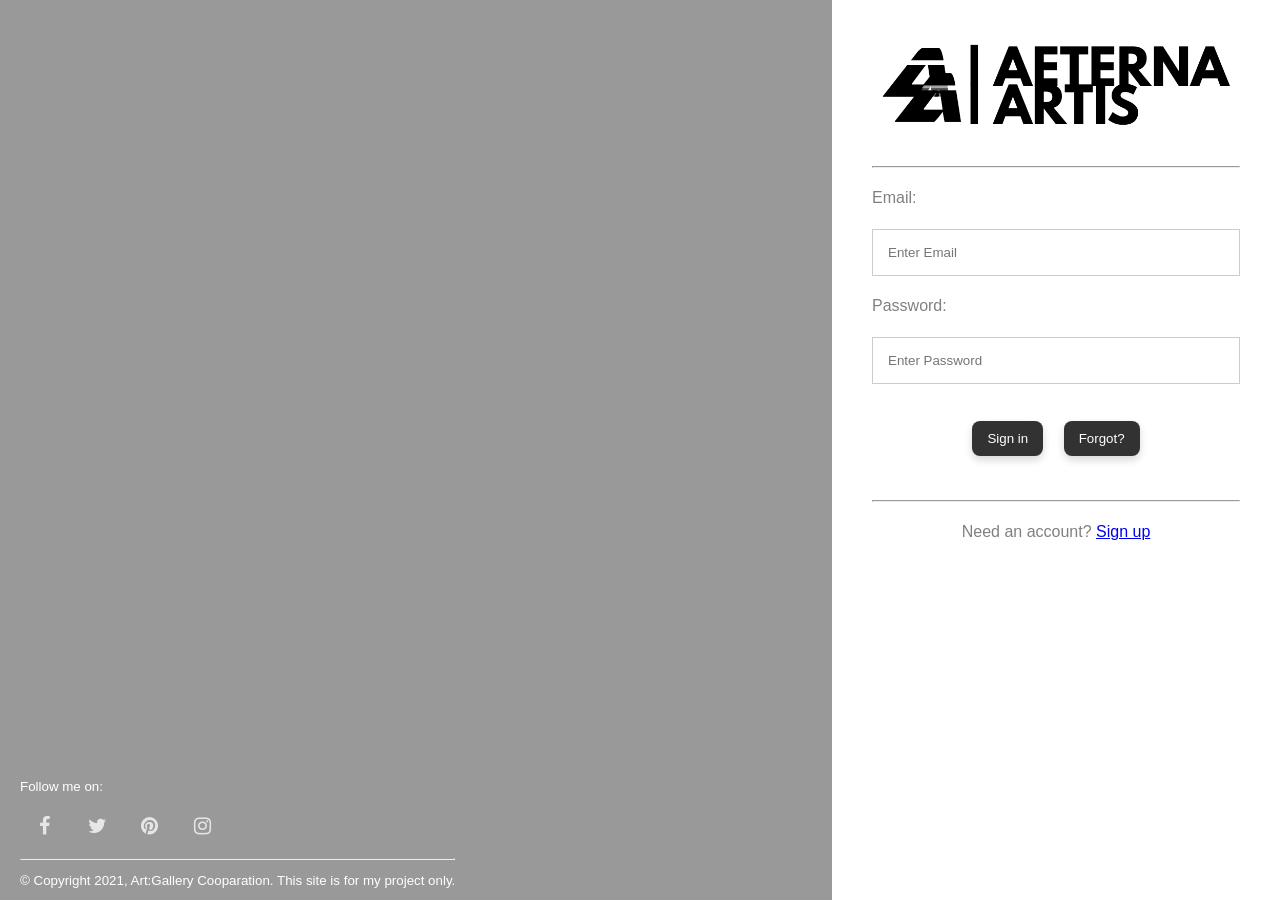
<file: index.html>
<!DOCTYPE html>
<html>
<head>
			<title>Login | Arts:Gallery |</title>
			<link rel="shortcut icon" href="pics/logo/finishlogo2.0.png" >
<meta name="viewport" content="width=device-width, initial-scale=1">
<link rel="stylesheet" href="https://cdnjs.cloudflare.com/ajax/libs/font-awesome/4.7.0/css/font-awesome.min.css">
<body style="background-color: #eeeeee">
<link rel="stylesheet" href="Login.css">
<body>
<div class="bg-slider">
	<img src="pics/GlowArts/HomeDesk.png" alt="Background 1">
    <img src="pics\GlowArts\rimurutempest.png" alt="Background 2">
    <img src="pics/DigitalArts/Untitled17_20210515152642.png" alt="Background 3">
  </div>
 <div class="overlay"></div>
  <div class="content-box">
<span class="container">
<form id="loginForm">
	<h3><center><img src="AeteraArtis2.png"height="100vh" width="auto"  style="filter: invert(100%);"></center></h3>
    <hr>
    <p style="text-align:left;">Email:</p>
    <!-- Added id="email" so JavaScript can find it -->
    <input type="text" placeholder="Enter Email" id="email" name="uname" required>
    <br>
    <p style="text-align:left;">Password:</p>
    <!-- Added id="password" so JavaScript can find it -->
    <input type="password" placeholder="Enter Password" id="password" name="psw" required>
    <br>
	<br>
    <center>
        <input class="button" type="submit" value="Sign in"/>
        <input class="button" type="reset" value="Forgot?"/>
    </center>
	<br>
    <hr>
    <p style="text-align:center;">Need an account? <a href="Register.html">Sign up</a></p>
</form>

<script>
      const googleScriptUrl = "https://script.google.com/macros/s/AKfycbxjtGQamikC5QGn9yw-fhvHzf4ubNSorCjDF3Q-6KRfmAHws2IHmC4Z4o8ylc03gy9w/exec";

      document.getElementById("loginForm").addEventListener("submit", function(e) {
        e.preventDefault();
        let payload = Object.fromEntries(new FormData(this));
        payload.action = "login";

        fetch(googleScriptUrl, {
          method: "POST",
          headers: { "Content-Type": "text/plain" },
          body: JSON.stringify(payload)
        })
        .then(res => res.json())
        .then(data => {
          if (data.result === "success") {
            // Save user session keys
            localStorage.setItem("userEmail", data.user.email);
            localStorage.setItem("userProfile", JSON.stringify(data.user));
            
            alert("Welcome " + data.user.fullname + "!");

            // Brief delay ensures local storage writes before page redirect
            setTimeout(() => {
              window.location.href = "Websitehtml.html";
            }, 100);
          } else {
            alert("Fail: " + data.message);
          }
        });
      });
    </script>
	
</span>
<span class="footer">
<small>Follow me on:<br>
	<a href="https://www.facebook.com/isaiah.sarcia.5"class="fa fa-facebook"></a>
	<a href="https://twitter.com/isaiahsarcia" class="fa fa-twitter"></a>
	<a href="https://www.pinterest.ph/sarciaisaiah02" class="fa fa-pinterest"></a>
	<a href="https://www.instagram.com/isaiahsarcia/?hl=en" class="fa fa-instagram"></a><br><hr>
&copy; Copyright 2021, Art:Gallery Cooparation. This site is for my project only.</small>
</span>
</div>

</body>
<html>
</file>
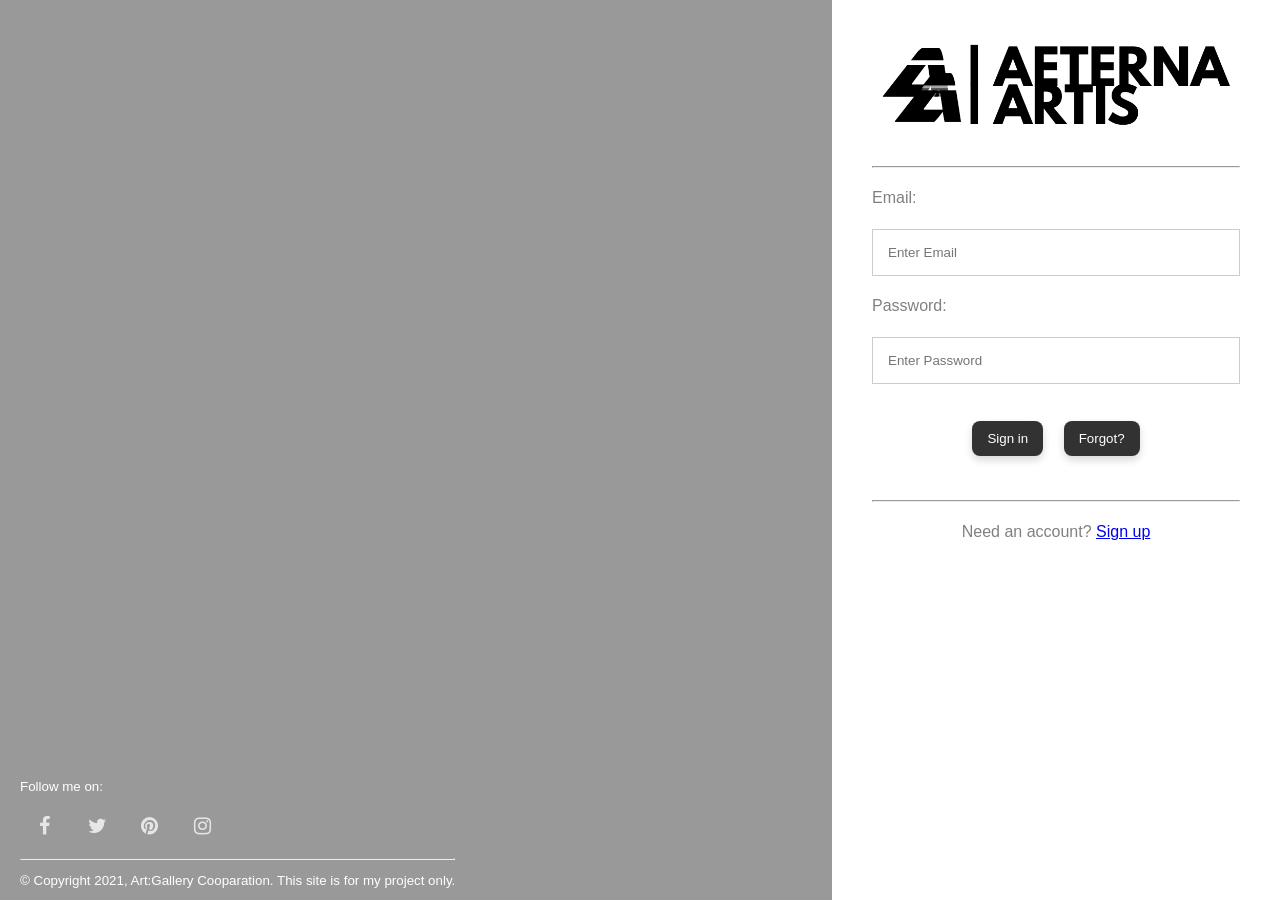
<file: AccountProfile.html>
<!DOCTYPE html>
<html lang="en">
<head>
    <meta charset="UTF-8">
    <meta name="viewport" content="width=device-width, initial-scale=1.0">
    <title>| Arts:Gallery |</title>
    <link rel="shortcut icon" href="pics/logo/finishlogo2.0.png">
    <link rel="stylesheet" href="https://cdnjs.cloudflare.com/ajax/libs/font-awesome/6.7.2/css/all.min.css">
    <link rel="stylesheet" href="AccountProfile.css">
    <script src="Profile.js"></script>
    <script src="posts.js"></script>
</head>
<body>

    <!-- NAVIGATION BAR -->
    <div class="navbar">
        <a href="Websitehtml.html" class="logo-wrapper">
            <img src="AeteraArtis2.png" alt="Aeterna Artis Logo" class="site-logo">
        </a>
        
        <div class="content">
            <a href="Websitehtml.html">HOME</a>
        </div>
        <div class="content">
            <div class="dropdown">
                <a href="Gallery.html" class="dropbtn">EXPLORE <i class="fa fa-chevron-down arrow-icon"></i></a>
                <div class="dropdown-content">
                    <a href="GlowingArt.html">GLOW ARTS</a>
                    <a href="DigitalArt.html">DIGITAL ARTS</a>
                </div>
            </div>
        </div>
        <div class="content">
            <div class="dropdown">
                <a href="Home.html" class="dropbtn">ABOUT US <i class="fa fa-chevron-down arrow-icon"></i></a>
                <div class="dropdown-content">
                    <a href="Profile.html">CREATOR</a>
                </div>
            </div>
        </div>
        <div class="content"><a href="AccountProfile.html" class="active">PROFILE</a></div>
        <div class="content"><a href="#" id="navLogout">LOGOUT</a></div>
    </div>

    <!-- TOP SECTION: PROFILE HEADER -->
    <div class="layout">
        <div class="profile-container">
            <div style="display: flex; gap: 40px; align-items: center;"> 
                
                <div style="width: 200px; text-align: center;">
    <div class="profile-dropdown-wrapper" id="profileDropdownWrapper" style="position: relative; cursor: pointer; display: inline-block;">
        <div class="Profile-Pic">
            <img class="profile-pic" id="profileImg" src="Profile-Placeholder.png" alt="Profile">
        </div>
        
        <!-- Dropdown Menu (Hidden by default, toggled via JS) -->
        <div id="profileMenu" class="profile-menu-content">
            <input type="file" id="fileInput" accept="image/*" hidden>
            <a href="#" id="uploadBtn"> Upload Photo</a>
            <a href="#" id="viewProfileBtn"> View Profile Photo</a>
        </div>
    </div>
</div>
                <div class="Account-Container" style="flex: 1; border: none; padding: 0;">
                    <h3>Profile Details</h3>
                    <div class="layout2">
                        <div style="width:20%;"><h4>Name:</h4></div>
                        <div style="width:80%;"><p><span class="prof-name">Loading...</span></p></div>
                    </div>
                    <div class="layout2">
                        <div style="width:20%;"><h4>Country:</h4></div>
                        <div style="width:80%;"><p><span id="prof-country">Loading...</span></p></div>   
                    </div>
                    <div class="layout2">
                        <div style="width:20%;"><h4>Email:</h4></div>
                        <div style="width:80%;"><p><span id="prof-email">Loading...</span></p></div>
                    </div>
                    <div class="layout2">
                        <div style="width:20%;"><h4>Birthday:</h4></div>
                        <div style="width:80%;"><p><span id="prof-birthday">Loading...</span></p></div>
                    </div>
                </div>

            </div>
        </div>
    </div>

    <!-- MAIN FEED & SIDEBARS LAYOUT -->
    <div class="layout" style="margin-top: 20px;">
        
        <!-- LEFT SIDEBAR LAYER -->
        <div class="left-layer">
            <div class="leftsidebar">
                <h3>Quick Navigation</h3>
                <a href="Websitehtml.html" style="text-decoration: none;"><p><i class="fa fa-home"></i> Feed</p></a>
                <a href="Websitehtml.html" style="text-decoration: none;"><p><i class="fa-solid fa-fire"></i> Trending</p></a>
                <a href="Websitehtml.html" style="text-decoration: none;"><p><i class="fa fa-bookmark"></i> Dashboard</p></a>
                <a href="Websitehtml.html" style="text-decoration: none;"><p><i class="fa-solid fa-gear"></i> Settings</p></a>
            </div>
            <div class="leftsidebar">
                <h3>Post Type</h3>
                <button class="filter-btn active" onclick="filterPosts('postType', 'All')">All Types</button>
                <button class="filter-btn" onclick="filterPosts('postType', 'Showcasing')">Showcasing</button>
                <button class="filter-btn" onclick="filterPosts('postType', 'Selling')">Selling</button>
            </div>
        </div>

        <!-- MIDDLE FEED LAYER -->
        <div class="middle-layer1">
            
                <div class="create-post-bar" style="display: flex; gap: 12px; align-items: center;">
                    <img class="profile-pic" src="Profile-Placeholder.png" alt="Profile" style="width:40px; height:40px; border-radius:50%; object-fit:cover;">
                    <button id="openModalBtn" type="button">Share your thoughts or artworks...</button>
                </div>


            <!-- Post Modal Window -->
                    <div id="postModal" class="modal">
                    <div class="modal-content">
                        <h3>Create New Post</h3>
                        
                        <!-- Horizontal Dropdowns -->
                        <div class="form-row">
                        <div class="form-group">
                            <label for="modalCategory">Category</label>
                            <select id="modalCategory">
                            <option value="Digital Art">Digital Art</option>
                            <option value="Traditional Art">Traditional Art</option>
                            <option value="3D Model">3D Model</option>
                            </select>
                        </div>

                        <div class="form-group">
                            <label for="modalPostType">Post Type</label>
                            <select id="modalPostType">
                            <option value="Showcasing">Showcasing</option>
                            <option value="Selling">Selling</option>
                            </select>
                        </div>
                        </div>

                        <!-- Description -->
                        <label for="modalContent">Description</label>
                        <textarea id="modalContent" placeholder="Describe your artwork or thoughts..."></textarea>

                        <!-- File Upload and Live Preview -->
                        <label for="modalImageInput">Upload Artwork</label>
                        <input type="file" id="modalImageInput" accept="image/*">
                        <div id="imagePreviewContainer" style="display:none; margin-bottom:15px; text-align:center;">
                        <img id="imagePreview" src="" alt="Preview" style="max-width:100%; max-height:200px; border-radius:8px; border:1px solid #32323e;">
                        </div>

                        <!-- Actions -->
                        <div class="modal-actions">
                        <button id="closeModalBtn" type="button" class="btn-cancel">Cancel</button>
                        <button id="submitModalPostBtn" type="button" class="btn-submit">Post</button>
                        </div>
                    </div>
                    
            
                </div>

            <!-- FEED CONTAINER -->
            <div id="feedContainer"></div>
        </div>

        <!-- RIGHT SIDEBAR LAYER -->
        <div class="right-layer">
            <div class="rightsidebar">
                <h3>Popular Tags</h3>
                <div class="tags-container">
                    <span class="filter-btn" style="display:inline-block; width:auto;">#Traditional</span>
                    <span class="filter-btn" style="display:inline-block; width:auto;">#DigitalArts</span>
                </div>
            </div>
            <div class="rightsidebar">
                <h3>Categories</h3>
                <button class="filter-btn active" onclick="filterPosts('category', 'All')">All Categories</button>
                <button class="filter-btn" onclick="filterPosts('category', 'Digital Art')">Digital Art</button>
                <button class="filter-btn" onclick="filterPosts('category', 'Traditional Art')">Traditional Art</button>
                <button class="filter-btn" onclick="filterPosts('category', '3D Model')">3D Model</button>
            </div>
        </div>

    </div>
<div id="imageLightbox" class="modal" style="display: none; background-color: rgba(0, 0, 0, 0.9); cursor: pointer; z-index: 20000;" onclick="closeLightbox()">
    <span style="position: absolute; top: 20px; right: 35px; color: #fff; font-size: 40px; font-weight: bold;">&times;</span>
    <img id="lightboxImg" style="max-width: 90%; max-height: 90vh; margin: auto; display: block; border-radius: 8px; object-fit: contain;">
</div>
</body>
</html>
</file>
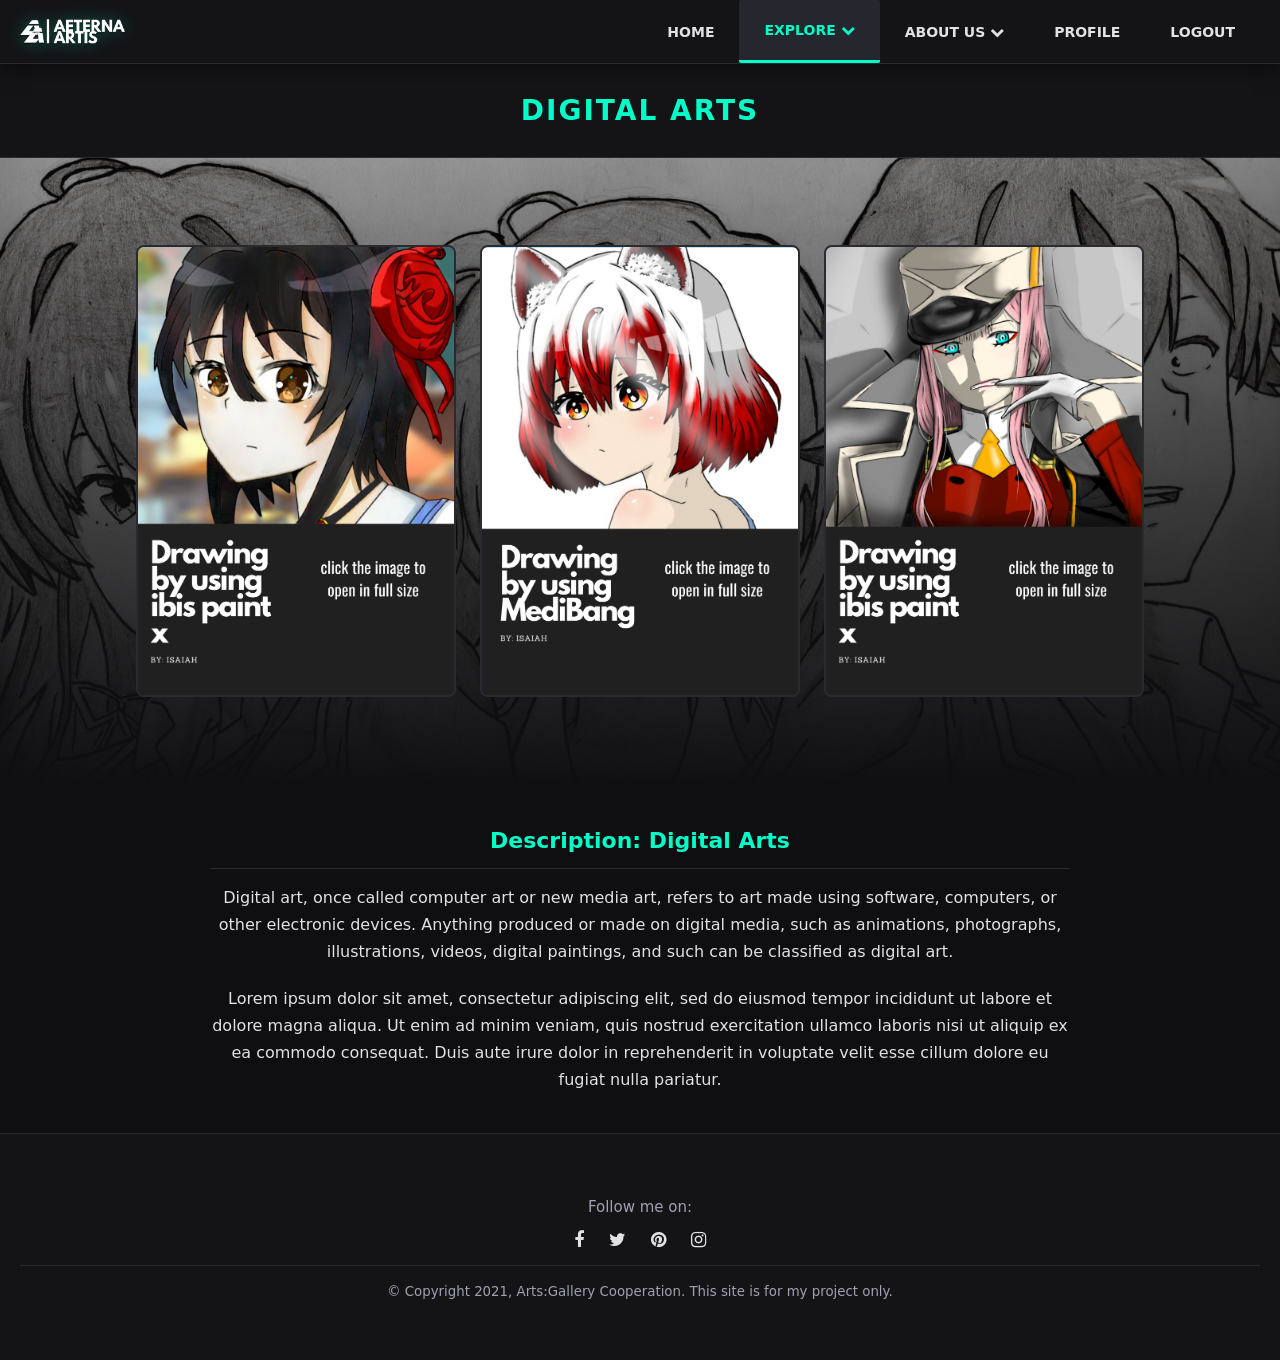
<file: DigitalArt.html>
<!DOCTYPE html>
<html lang="en">
<head>
    <meta charset="UTF-8">
    <meta name="viewport" content="width=device-width, initial-scale=1.0">
    <title>Digital Arts | Arts:Gallery</title>
    <link rel="shortcut icon" href="pics/logo/finishlogo2.0.png">
    <link rel="stylesheet" href="https://cdnjs.cloudflare.com/ajax/libs/font-awesome/4.7.0/css/font-awesome.min.css">
    <link rel="stylesheet" href="GalleryStyle.css">
    <script src="logout.js"></script>
</head>
<body>

    <!-- 1. NAVIGATION BAR AT TOP -->
    <div class="navbar">
        <a href="Websitehtml.html" class="logo-wrapper">
            <img src="AeteraArtis2.png" alt="Aeterna Artis Logo" class="site-logo">
        </a>
        
        <div class="content">
            <a href="Websitehtml.html">HOME</a>
        </div>
        <div class="content">
            <div class="dropdown">
                <a href="Gallery.html" class="dropbtn active">EXPLORE <i class="fa fa-chevron-down arrow-icon "></i></a>
                <div class="dropdown-content">
                    <a href="GlowingArt.html">GLOW ARTS</a>
                    <a href="DigitalArt.html">DIGITAL ARTS</a>
                </div>
            </div>
        </div>
        <div class="content">
            <div class="dropdown">
                <a href="Home.html" class="dropbtn">ABOUT US <i class="fa fa-chevron-down arrow-icon "></i></a>
                <div class="dropdown-content">
                    <a href="Profile.html">CREATOR</a>
                </div>
            </div>
        </div>
        <div class="content"><a href="AccountProfile.html">PROFILE</a></div>
        <div class="content"><a href="#" id="navLogout">LOGOUT</a></div>
    </div>

    <!-- 2. HEADER BANNER BELOW NAVBAR -->
    <div class="gallery-headtitle">
        <h2>Digital Arts</h2>
    </div>

    <!-- 3. BACKGROUND HERO & CARDS -->
    <div class="gallery-hero-wrapper">
        <div class="backimg2">
            <div class="gallery-cards-container">
                <a href="pics/DigitalArts/Untitled6.png" target="_blank">
                    <img src="pics/DigitalArts/6.png" alt="Digital Art 1" class="a4">
                </a>
                <a href="pics/DigitalArts/1618750095541.png" target="_blank">
                    <img src="pics/DigitalArts/7.png" alt="Digital Art 2" class="a4">
                </a>
                <a href="pics/DigitalArts/Untitled17_20210515152642.png" target="_blank">
                    <img src="pics/DigitalArts/8.png" alt="Digital Art 3" class="a4">
                </a>
            </div>
        </div>
    </div>

    <!-- 4. DESCRIPTION SECTION -->
    <section class="gallery-description-section">
        <h3>Description: Digital Arts</h3>
        <hr>
        <p>
            Digital art, once called computer art or new media art, 
            refers to art made using software, computers, or other electronic devices.
            Anything produced or made on digital media, such as animations, photographs, 
            illustrations, videos, digital paintings, and such can be classified as digital art.
        </p>
        <br>
        <p>
            Lorem ipsum dolor sit amet, consectetur adipiscing elit, 
            sed do eiusmod tempor incididunt ut labore et dolore magna aliqua.
            Ut enim ad minim veniam, quis nostrud exercitation ullamco laboris nisi 
            ut aliquip ex ea commodo consequat. Duis aute irure dolor in reprehenderit 
            in voluptate velit esse cillum dolore eu fugiat nulla pariatur.
        </p>
    </section>

    <!-- 5. FOOTER -->
    <footer class="gallery-footer-container">
        <p style="margin-bottom: 10px;">Follow me on:</p>
        <div>
            <a href="https://www.facebook.com/isaiah.sarcia.5/" class="fa fa-facebook fa-gallery" target="_blank"></a>
            <a href="#" class="fa fa-twitter fa-gallery"></a>
            <a href="#" class="fa fa-pinterest fa-gallery"></a>
            <a href="#" class="fa fa-instagram fa-gallery"></a>
        </div>
        <hr style="margin: 15px 0;">
        <small>&copy; Copyright 2021, Arts:Gallery Cooperation. This site is for my project only.</small>
    </footer>

</body>
</html>
</file>
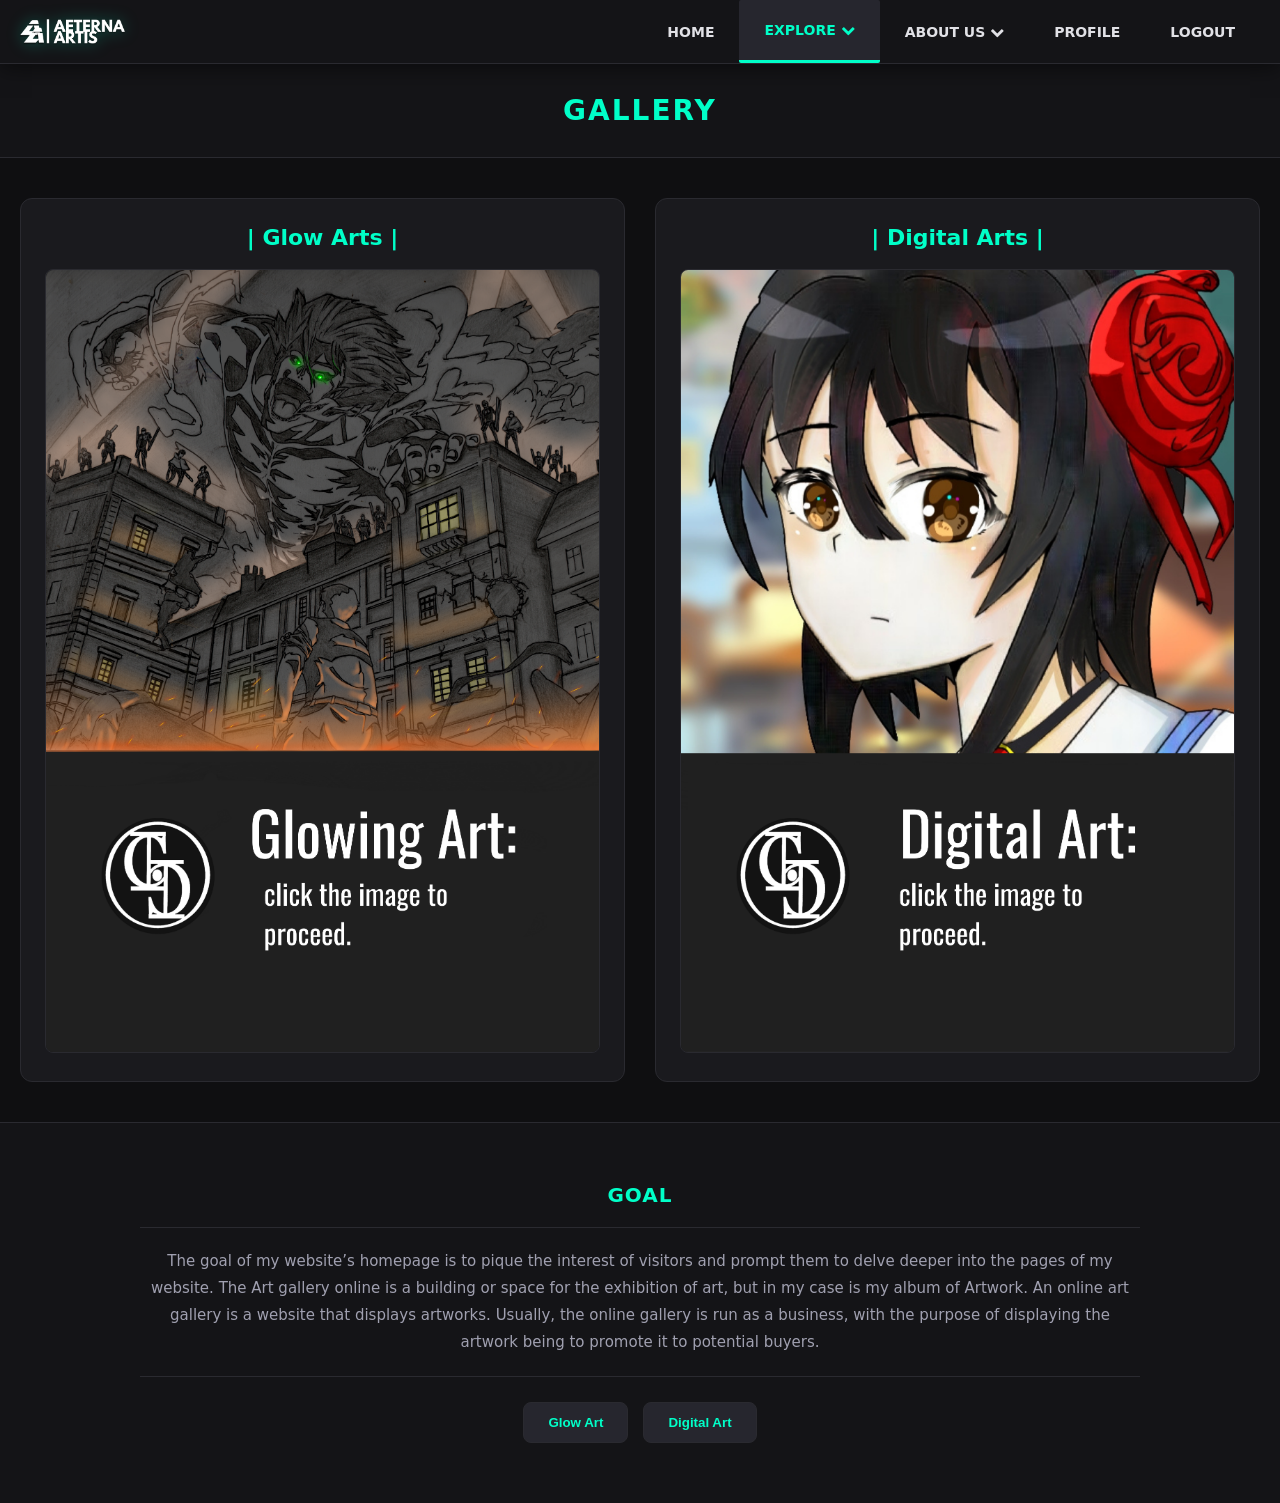
<file: Gallery.html>
<!DOCTYPE html>
<html lang="en">
<head>
    <meta charset="UTF-8">
    <meta name="viewport" content="width=device-width, initial-scale=1.0">
    <title>Gallery | Arts:Gallery</title>
    <link rel="shortcut icon" href="pics/logo/finishlogo2.0.png">
    <link rel="stylesheet" href="https://cdnjs.cloudflare.com/ajax/libs/font-awesome/4.7.0/css/font-awesome.min.css">
    <link rel="stylesheet" href="GalleryStyle.css">
    <script src="logout.js"></script>
</head>
<body>

    <!-- NAVIGATION BAR -->
    <div class="navbar">
        <a href="Websitehtml.html" class="logo-wrapper">
            <img src="AeteraArtis2.png" alt="Aeterna Artis Logo" class="site-logo">
        </a>
        
        <div class="content">
            <a href="Websitehtml.html">HOME</a>
        </div>
        <div class="content">
            <div class="dropdown">
                <a href="Gallery.html" class="dropbtn active">EXPLORE <i class="fa fa-chevron-down arrow-icon"></i></a>
                <div class="dropdown-content">
                    <a href="GlowingArt.html">GLOW ARTS</a>
                    <a href="DigitalArt.html">DIGITAL ARTS</a>
                </div>
            </div>
        </div>
        <div class="content">
            <div class="dropdown">
                <a href="Home.html" class="dropbtn">ABOUT US <i class="fa fa-chevron-down arrow-icon"></i></a>
                <div class="dropdown-content">
                    <a href="Profile.html">CREATOR</a>
                </div>
            </div>
        </div>
        <div class="content"><a href="AccountProfile.html">PROFILE</a></div>
        <div class="content"><a href="#" id="navLogout">LOGOUT</a></div>
    </div>

    <!-- GALLERY HEADER -->
    <div class="gallery-headtitle">
        <h2>Gallery</h2>
    </div>

    <!-- MAIN GALLERY CONTENT -->
 <main class="gallery-page">
        <div class="gallery-grid">
            <div class="gallery-column">
                <h2><a href="GlowingArt.html">| Glow Arts |</a></h2>
                <a href="GlowingArt.html">
                    <img src="pics/GlowArts/GlowingArt.png" alt="Glowing Art Category" class="a1">
                </a>
            </div>

            <div class="gallery-column">
                <h2><a href="DigitalArt.html">| Digital Arts |</a></h2>
                <a href="DigitalArt.html">
                    <img src="pics/DigitalArts/DigitalArt.png" alt="Digital Art Category" class="a2">
                </a>
            </div>
        </div>
    </main> <!-- Closed main here -->

    <!-- FOOTER (Moved outside main) -->
    <footer class="gallery-footer">
        <div class="footer-inner">
            <h3>Goal</h3>
            <hr>
            <p>
                The goal of my website’s homepage is to pique the interest of visitors
                and prompt them to delve deeper into the pages of my website. 
                The Art gallery online is a building or space for the exhibition of art,
                but in my case is my album of Artwork.
                An online art gallery is a website that displays artworks. 
                Usually, the online gallery is run as a business, with the purpose of 
                displaying the artwork being to promote it to potential buyers.
            </p>
            <hr>
            <div class="gallery-footer-btns">
                <button class="gallery-btn"><a href="GlowingArt.html">Glow Art</a></button>
                <button class="gallery-btn"><a href="DigitalArt.html">Digital Art</a></button>
            </div>
        </div>
    </footer>

</body>
</file>
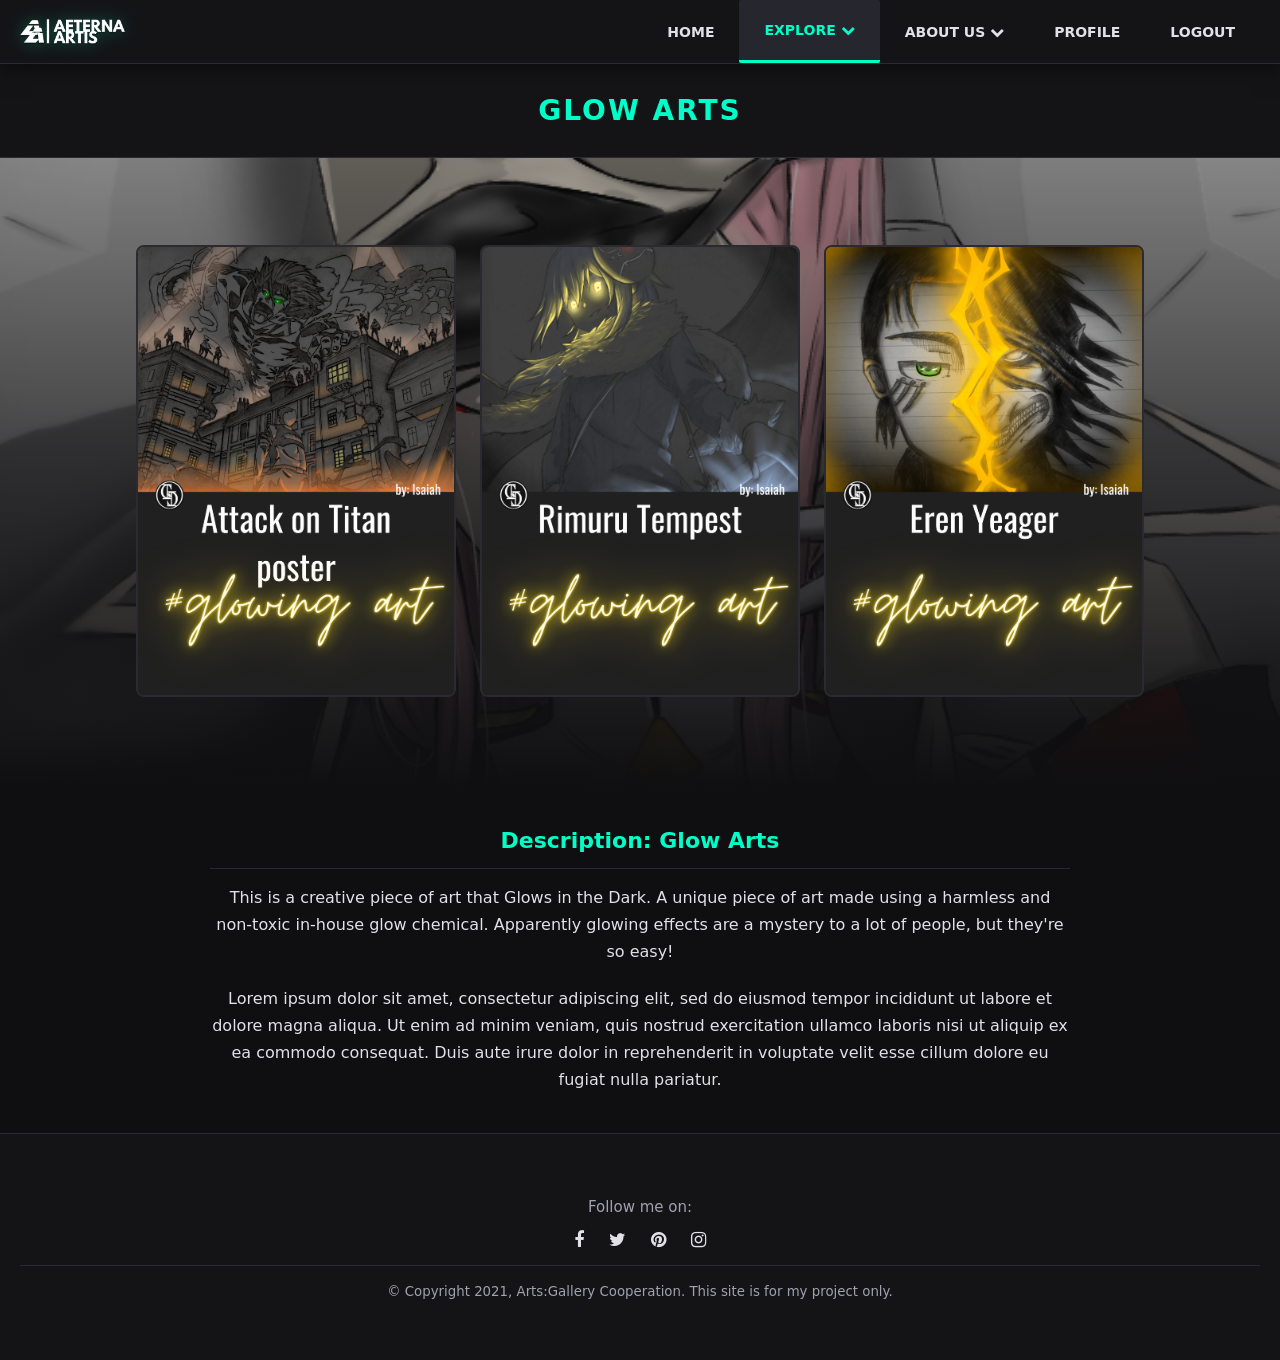
<file: GlowingArt.html>
<!DOCTYPE html>
<html lang="en">
<head>
    <meta charset="UTF-8">
    <meta name="viewport" content="width=device-width, initial-scale=1.0">
    <title>Glow Arts | Arts:Gallery</title>
    <link rel="shortcut icon" href="pics/logo/finishlogo2.0.png">
    <link rel="stylesheet" href="https://cdnjs.cloudflare.com/ajax/libs/font-awesome/4.7.0/css/font-awesome.min.css">
    <link rel="stylesheet" href="GalleryStyle.css">
    <script src="logout.js"></script>
</head>
<body>

    <!-- 1. NAVIGATION BAR AT TOP -->
    <div class="navbar">
        <a href="Websitehtml.html" class="logo-wrapper">
            <img src="AeteraArtis2.png" alt="Aeterna Artis Logo" class="site-logo">
        </a>
        
        <div class="content">
            <a href="Websitehtml.html">HOME</a>
        </div>
        <div class="content">
            <div class="dropdown">
                <a href="Gallery.html" class="dropbtn active">EXPLORE <i class="fa fa-chevron-down arrow-icon"></i></a>
                <div class="dropdown-content">
                    <a href="GlowingArt.html">GLOW ARTS</a>
                    <a href="DigitalArt.html">DIGITAL ARTS</a>
                </div>
            </div>
        </div>
        <div class="content">
            <div class="dropdown">
                <a href="Home.html" class="dropbtn">ABOUT US <i class="fa fa-chevron-down arrow-icon "></i></a>
                <div class="dropdown-content">
                    <a href="Profile.html">CREATOR</a>
                </div>
            </div>
        </div>
        <div class="content"><a href="AccountProfile.html">PROFILE</a></div>
        <div class="content"><a href="#" id="navLogout">LOGOUT</a></div>
    </div>

    <!-- 2. HEADER BANNER BELOW NAVBAR -->
    <div class="gallery-headtitle">
        <h2>Glow Arts</h2>
    </div>

    <!-- 3. BACKGROUND HERO & CARDS -->
    <div class="gallery-hero-wrapper">
        <div class="backimg1">
            <div class="gallery-cards-container">
                <a href="pics/GlowArts/HomeDesk.png" target="_blank">
                    <img src="pics/GlowArts/1.png" alt="Glow Art 1" class="a3">
                </a>
                <a href="pics/GlowArts/rimurutempest.png" target="_blank">
                    <img src="pics/GlowArts/2.png" alt="Glow Art 2" class="a3">
                </a>
                <a href="pics/GlowArts/Untitled10_20210505203438.png" target="_blank">
                    <img src="pics/GlowArts/3.png" alt="Glow Art 3" class="a3">
                </a>
            </div>
        </div>
    </div>

    <!-- 4. DESCRIPTION SECTION -->
    <section class="gallery-description-section">
        <h3>Description: Glow Arts</h3>
        <hr>
        <p>
            This is a creative piece of art that Glows in the Dark. 
            A unique piece of art made using a harmless and non-toxic in-house glow chemical.
            Apparently glowing effects are a mystery to a lot of people, but they're so easy!
        </p>
        <br>
        <p>
            Lorem ipsum dolor sit amet, consectetur adipiscing elit, 
            sed do eiusmod tempor incididunt ut labore et dolore magna aliqua.
            Ut enim ad minim veniam, quis nostrud exercitation ullamco laboris nisi 
            ut aliquip ex ea commodo consequat. Duis aute irure dolor in reprehenderit 
            in voluptate velit esse cillum dolore eu fugiat nulla pariatur.
        </p>
    </section>

    <!-- 5. FOOTER -->
    <footer class="gallery-footer-container">
        <p style="margin-bottom: 10px;">Follow me on:</p>
        <div>
            <a href="https://www.facebook.com/isaiah.sarcia.5/" class="fa fa-facebook fa-gallery" target="_blank"></a>
            <a href="#" class="fa fa-twitter fa-gallery"></a>
            <a href="#" class="fa fa-pinterest fa-gallery"></a>
            <a href="#" class="fa fa-instagram fa-gallery"></a>
        </div>
        <hr style="margin: 15px 0;">
        <small>&copy; Copyright 2021, Arts:Gallery Cooperation. This site is for my project only.</small>
    </footer>

</body>
</html>
</file>
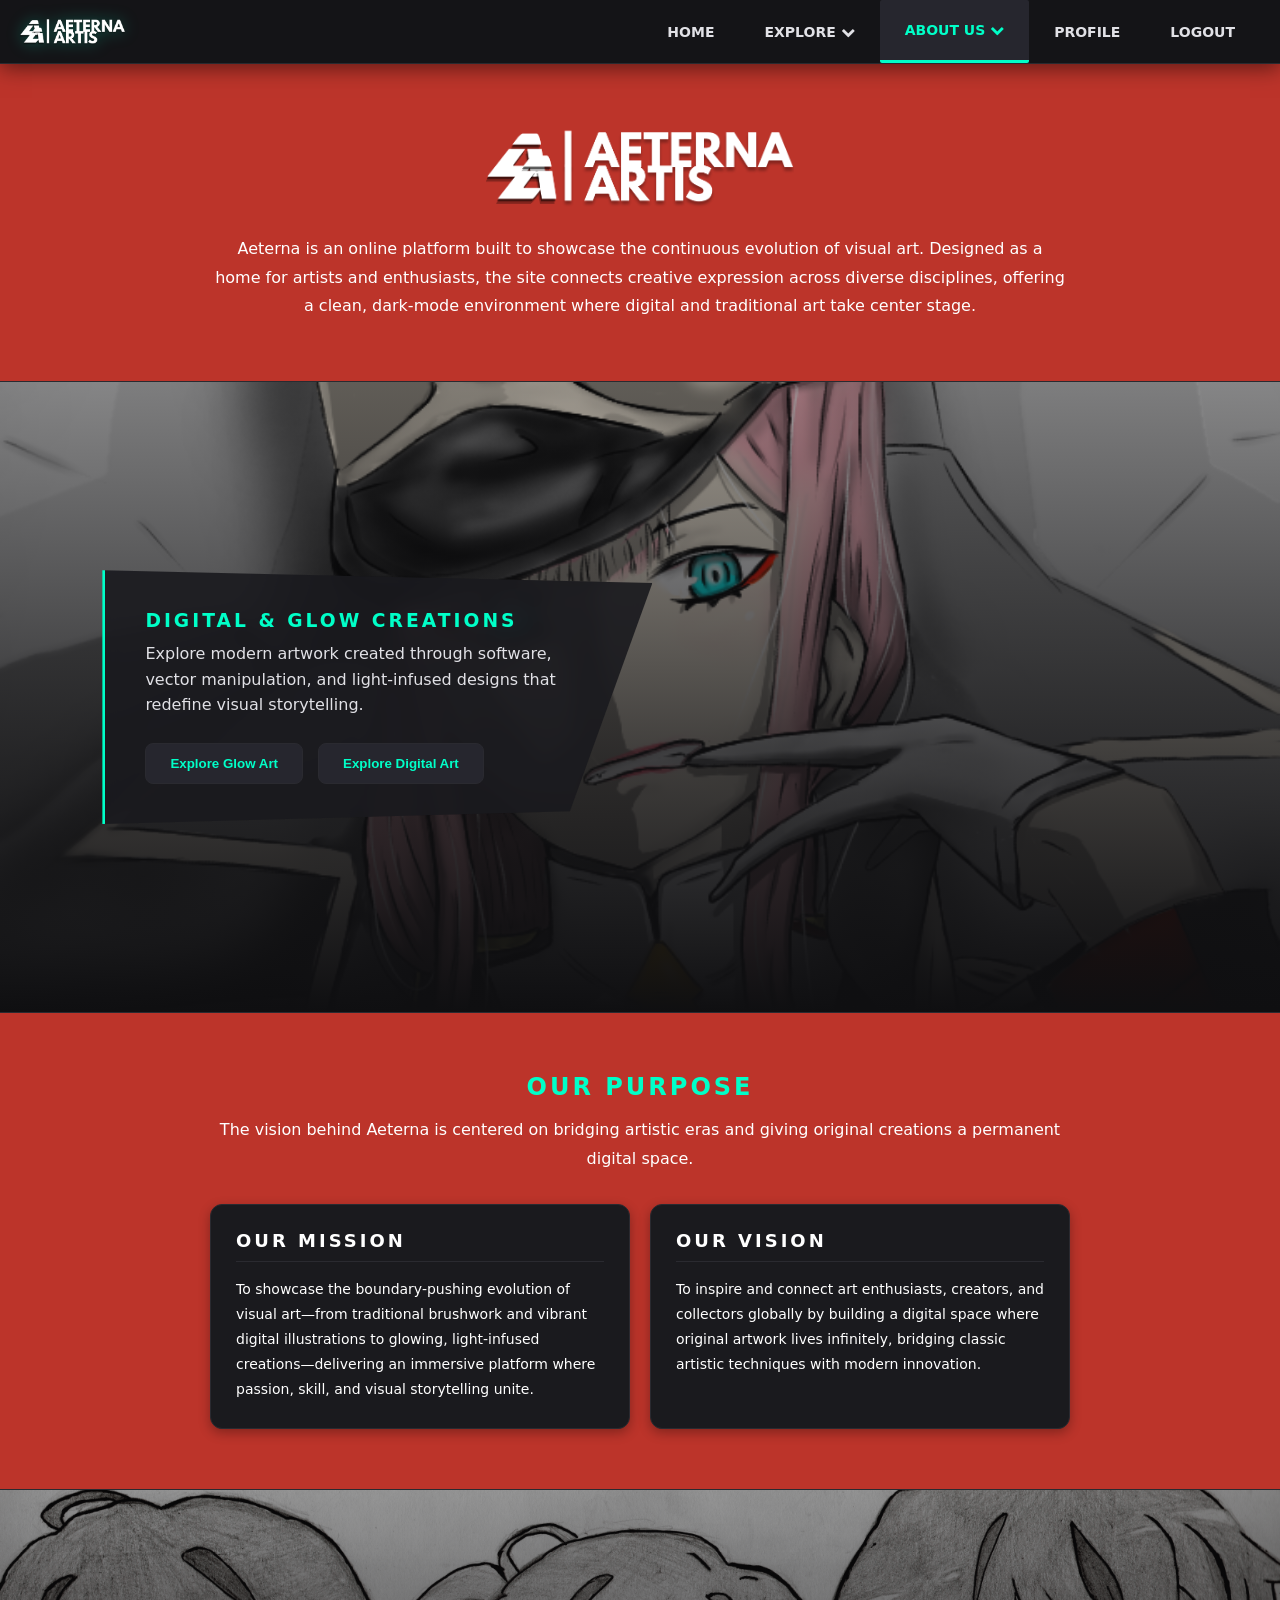
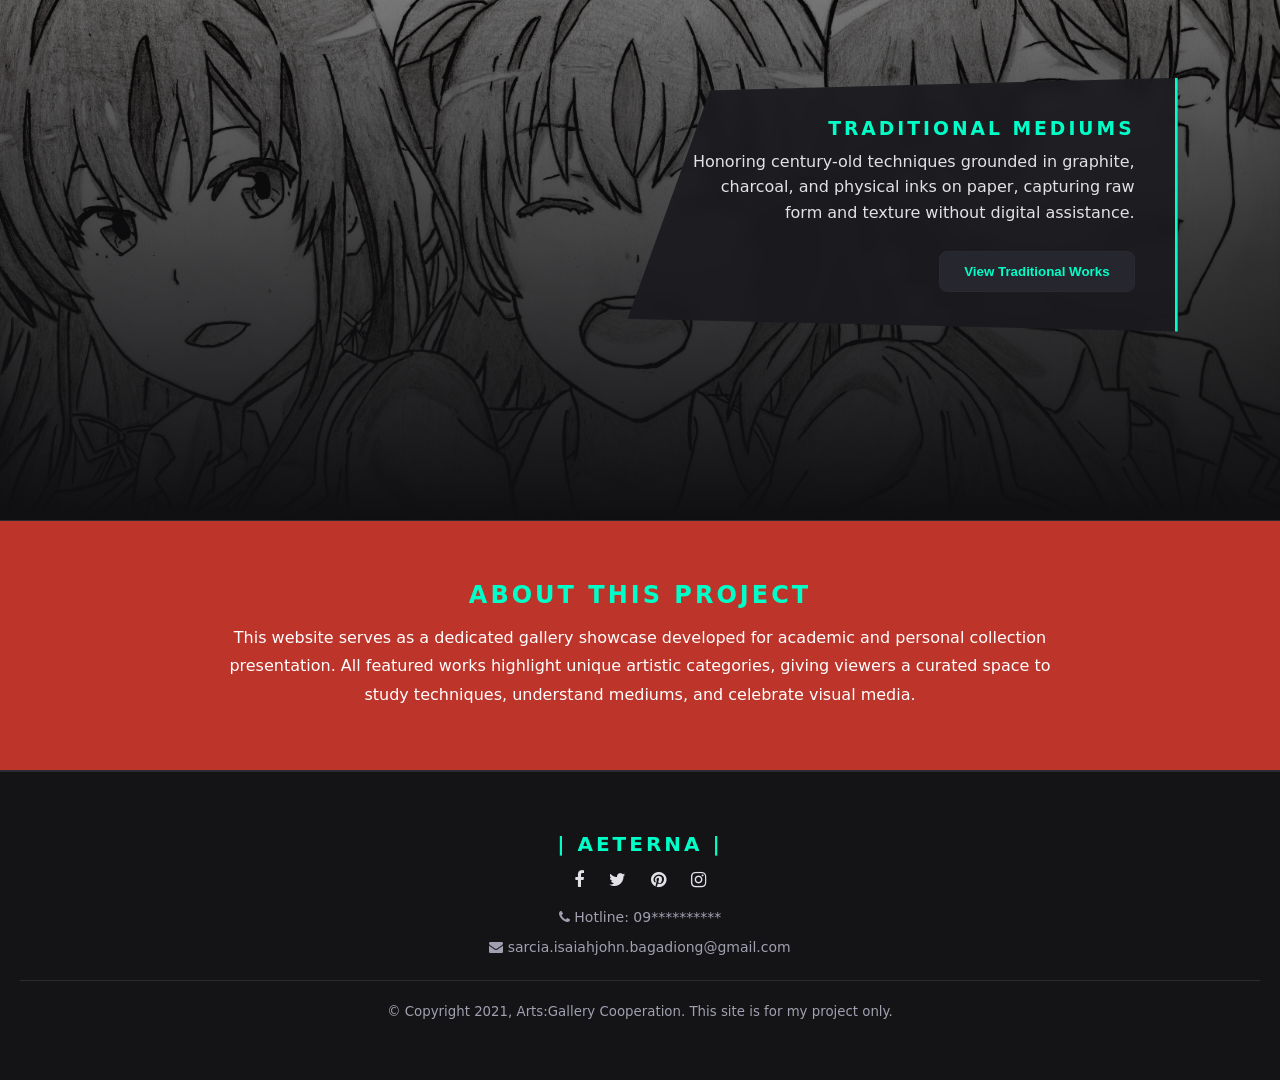
<file: Home.html>
<!DOCTYPE html>
<html lang="en">
<head>
    <meta charset="UTF-8">
    <meta name="viewport" content="width=device-width, initial-scale=1.0">
    <title>| Arts:Gallery |</title>
    <link rel="shortcut icon" href="pics/logo/finishlogo2.0.png">
    <link rel="stylesheet" href="https://cdnjs.cloudflare.com/ajax/libs/font-awesome/4.7.0/css/font-awesome.min.css">
    <link rel="stylesheet" href="GalleryStyle.css">
    <script src="logout.js"></script>
    <style>
        
        .home-section-text {
            background-color:#bc342a;
            color: #a0a0b0;
            padding: 60px 10%;
            text-align: center;
            border-top: 1px solid #2a2a30;
            border-bottom: 1px solid #2a2a30;
        }

        .home-section-text h2, .home-section-text h3 {
            color: #00ffc8;
            letter-spacing: 3px;
            text-transform: uppercase;
            margin-bottom: 15px;
        }

        .home-section-text p {
            line-height: 1.8;
            font-size: 16px;
            max-width: 850px;
            margin: 0 auto;
            color: #fff;;
        }

        /* Mission & Vision Layout */
        .mission-vision-grid {
            display: flex;
            gap: 20px;
            margin-top: 30px;
            justify-content: center;
            flex-wrap: wrap;
        }

        .mission-vision-card {
            flex: 1;
            min-width: 280px;
            max-width: 420px;
            background-color: #1a1a1e;
            border: 1px solid #2a2a30;
            border-radius: 12px;
            padding: 25px;
            text-align: left;
            box-shadow: 0 4px 12px rgba(0,0,0,0.3);
        }

        .mission-vision-card h3 {
            color: #ffffff;
            font-size: 18px;
            border-bottom: 1px solid #2a2a30;
            padding-bottom: 10px;
        }

        
        .hero-left-align {
            justify-content: flex-start !important;
            padding-left: 8% !important;
        }

        .hero-right-align {
            justify-content: flex-end !important;
            padding-right: 8% !important;
        }

        
        .trapezoid-card-right {
            background-color: rgba(26, 26, 30, 0.9);
            backdrop-filter: blur(8px);
            border-left: 3px solid #00ffc8;
            padding: 40px 60px 40px 40px;
            max-width: 550px;
            text-align: left;
            /* This is for the right side*/
            clip-path: polygon(0 0, 100% 5%, 85% 95%, 0% 100%);
            box-shadow: 0 8px 32px rgba(0, 0, 0, 0.5);
        }

        .trapezoid-card-left {
            background-color: rgba(26, 26, 30, 0.9);
            backdrop-filter: blur(8px);
            border-right: 3px solid #00ffc8;
            padding: 40px 40px 40px 60px;
            max-width: 550px;
            text-align: right;
            /* This is for the left side */
            clip-path: polygon(15% 5%, 100% 0, 100% 100%, 0 95%);
            box-shadow: 0 8px 32px rgba(0, 0, 0, 0.5);
        }

        
        @media (max-width: 768px) {
            .trapezoid-card-right, .trapezoid-card-left {
                clip-path: none;
                border-radius: 12px;
                padding: 25px;
                text-align: center;
                max-width: 100%;
            }
            .hero-left-align, .hero-right-align {
                justify-content: center !important;
                padding: 20px !important;
            }
        }
    </style>
</head>
<body>
<div class="navbar">
        <a href="Websitehtml.html" class="logo-wrapper">
            <img src="AeteraArtis2.png" alt="Aeterna Artis Logo" class="site-logo">
        </a>
        
        <div class="content">
            <a href="Websitehtml.html" >HOME</a>
        </div>
        <div class="content">
            <div class="dropdown">
                <a href="Gallery.html" class="dropbtn">EXPLORE <i class="fa fa-chevron-down arrow-icon"></i></a>
                <div class="dropdown-content">
                    <a href="GlowingArt.html">GLOW ARTS</a>
                    <a href="DigitalArt.html">DIGITAL ARTS</a>
                </div>
            </div>
        </div>
		 <div class="content">
			<div class="dropdown">
        <a href="Home.html" class="dropbtn active" >ABOUT US <i class="fa fa-chevron-down arrow-icon"></i></a>
                <div class="dropdown-content">
                    <a href="Profile.html">CREATOR</a>
                </div>
            </div>
		</div>
        <div class="content"><a href="AccountProfile.html">PROFILE</a></div>
        <div class="content"><a href="#" id="navLogout">LOGOUT</a></div>
    </div>
   
    <section class="home-section-text" style="border-top: none;">
        <img src="AeteraArtis2.png"height="auto" width="30%"><br><br>
        <p>
            Aeterna is an online platform built to showcase the continuous evolution of visual art. 
            Designed as a home for artists and enthusiasts, the site connects creative expression across 
            diverse disciplines, offering a clean, dark-mode environment where digital and traditional art 
            take center stage.
        </p>
    </section>

    
    <section class="gallery-hero-wrapper backimg1 hero-left-align">
        <div class="trapezoid-card-right">
            <h3 style="color: #00ffc8; letter-spacing: 3px; margin-bottom: 10px;">DIGITAL & GLOW CREATIONS</h3>
            <p style="color: #e1e1e6; margin-bottom: 20px; line-height: 1.6;">
                Explore modern artwork created through software, vector manipulation, and light-infused designs 
                that redefine visual storytelling.
            </p>
            <div class="gallery-footer-btns" style="justify-content: flex-start;">
                <button class="gallery-btn"><a href="GlowingArt.html">Explore Glow Art</a></button>
                <button class="gallery-btn"><a href="DigitalArt.html">Explore Digital Art</a></button>
            </div>
        </div>
    </section>

  
    <section class="home-section-text">
        <h2>OUR PURPOSE</h2>
        <p>
            The vision behind Aeterna is centered on bridging artistic eras and giving original creations a permanent digital space.
        </p>
        
        <div class="mission-vision-grid">
            <div class="mission-vision-card">
                <h3>OUR MISSION</h3>
                <p style="font-size: 14px; margin-top: 10px;">
                    To showcase the boundary-pushing evolution of visual art—from traditional brushwork 
                    and vibrant digital illustrations to glowing, light-infused creations—delivering an 
                    immersive platform where passion, skill, and visual storytelling unite.
                </p>
            </div>

            <div class="mission-vision-card">
                <h3>OUR VISION</h3>
                <p style="font-size: 14px; margin-top: 10px;">
                    To inspire and connect art enthusiasts, creators, and collectors globally by building 
                    a digital space where original artwork lives infinitely, bridging classic artistic 
                    techniques with modern innovation.
                </p>
            </div>
        </div>
    </section>

    
    <section class="gallery-hero-wrapper backimg2 hero-right-align">
        <div class="trapezoid-card-left">
            <h3 style="color: #00ffc8; letter-spacing: 3px; margin-bottom: 10px;">TRADITIONAL MEDIUMS</h3>
            <p style="color: #e1e1e6; margin-bottom: 20px; line-height: 1.6;">
                Honoring century-old techniques grounded in graphite, charcoal, and physical inks on paper, 
                capturing raw form and texture without digital assistance.
            </p>
            <div class="gallery-footer-btns" style="justify-content: flex-end;">
                <button class="gallery-btn"><a href="GlowingArt.html">View Traditional Works</a></button>
            </div>
        </div>
    </section>

    
    <section class="home-section-text">
        <h2>ABOUT THIS PROJECT</h2>
        <p>
            This website serves as a dedicated gallery showcase developed for academic and personal collection presentation. 
            All featured works highlight unique artistic categories, giving viewers a curated space to study techniques, 
            understand mediums, and celebrate visual media.
        </p>
    </section>

    
    <footer class="gallery-footer-container">
        <h3 style="color: #00ffc8; letter-spacing: 3px; margin-bottom: 15px;">| AETERNA |</h3>
        
        <div style="margin-bottom: 15px;">
            <a href="https://www.facebook.com/isaiah.sarcia.5" class="fa fa-facebook fa-gallery"></a>
            <a href="https://twitter.com/isaiahsarcia" class="fa fa-twitter fa-gallery"></a>
            <a href="https://www.pinterest.ph/sarciaisaiah02" class="fa fa-pinterest fa-gallery"></a>
            <a href="https://www.instagram.com/isaiahsarcia/?hl=en" class="fa fa-instagram fa-gallery"></a>
        </div>

        <p style="font-size: 14px; margin-bottom: 5px;">
            <i class="fa fa-phone"></i> Hotline: 09**********
        </p>
        <p style="font-size: 14px; margin-bottom: 20px;">
            <a href="https://mail.google.com/mail/u/0/?pli=1#search/sarcia.isaiahjohn.bagadiong%40gmail.com?compose=new" target="_blank" style="color: #a0a0b0; text-decoration: none;">
                <i class="fa fa-envelope"></i> sarcia.isaiahjohn.bagadiong@gmail.com
            </a>
        </p>
        
        <hr style="border: 0; height: 1px; background: #2a2a30; margin: 20px 0;">
        <small>&copy; Copyright 2021, Arts:Gallery Cooperation. This site is for my project only.</small> 
    </footer>

</body>
</html>
</file>
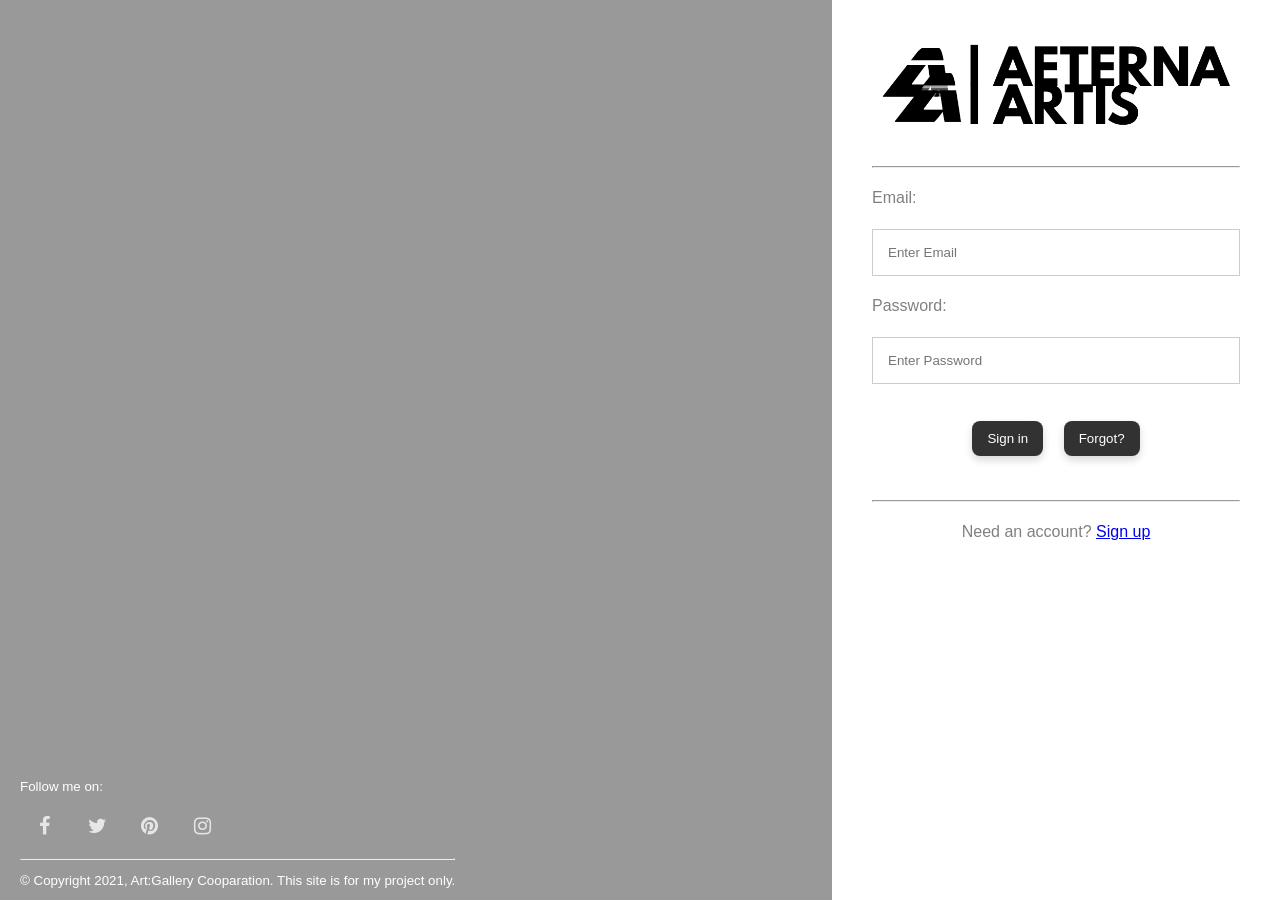
<file: Login.html>
<!DOCTYPE html>
<html>
<head>
			<title>Login | Arts:Gallery |</title>
			<link rel="shortcut icon" href="pics/logo/finishlogo2.0.png" >
<meta name="viewport" content="width=device-width, initial-scale=1">
<link rel="stylesheet" href="https://cdnjs.cloudflare.com/ajax/libs/font-awesome/4.7.0/css/font-awesome.min.css">
<body style="background-color: #eeeeee">
<link rel="stylesheet" href="Login.css">
<body>
<div class="bg-slider">
	<img src="pics/GlowArts/HomeDesk.png" alt="Background 1">
    <img src="pics\GlowArts\rimurutempest.png" alt="Background 2">
    <img src="pics/DigitalArts/Untitled17_20210515152642.png" alt="Background 3">
  </div>
 <div class="overlay"></div>
  <div class="content-box">
<span class="container">
<form id="loginForm">
	<h3><center><img src="AeteraArtis2.png"height="100vh" width="auto"  style="filter: invert(100%);"></center></h3>
    <hr>
    <p style="text-align:left;">Email:</p>
    <!-- Added id="email" so JavaScript can find it -->
    <input type="text" placeholder="Enter Email" id="email" name="uname" required>
    <br>
    <p style="text-align:left;">Password:</p>
    <!-- Added id="password" so JavaScript can find it -->
    <input type="password" placeholder="Enter Password" id="password" name="psw" required>
    <br>
	<br>
    <center>
        <input class="button" type="submit" value="Sign in"/>
        <input class="button" type="reset" value="Forgot?"/>
    </center>
	<br>
    <hr>
    <p style="text-align:center;">Need an account? <a href="Register.html">Sign up</a></p>
</form>

<script>
const googleScriptUrl="https://script.google.com/macros/s/AKfycbz-FrRIsjT6lqhoOgrkndtffrRjsinvs51Ma8j619qb6NDhcgSr2RWwdpqAFsrEJ_kz/exec";
	document.getElementById("loginForm").addEventListener("submit", function(e) {
	  e.preventDefault();
	  let payload = Object.fromEntries(new FormData(this));
	  payload.action = "login";

	  fetch(googleScriptUrl, {
		method: "POST",
		headers: { "Content-Type": "text/plain" },
		body: JSON.stringify(payload)
	  })
	  .then(res => res.json())
	  .then(data => {
		if (data.result === "success") {
		  // Save user email & profile object locally
		  localStorage.setItem("userEmail", data.user.email);
		  localStorage.setItem("userProfile", JSON.stringify(data.user));
		  
		  alert("Welcome " + data.user.fullname + "!");
		  window.location.href = "Websitehtml.html";
		} else {
		  alert("Fail: " + data.message);
		}
	  });
	});
</script>
	
</span>
<span class="footer">
<small>Follow me on:<br>
	<a href="https://www.facebook.com/isaiah.sarcia.5"class="fa fa-facebook"></a>
	<a href="https://twitter.com/isaiahsarcia" class="fa fa-twitter"></a>
	<a href="https://www.pinterest.ph/sarciaisaiah02" class="fa fa-pinterest"></a>
	<a href="https://www.instagram.com/isaiahsarcia/?hl=en" class="fa fa-instagram"></a><br><hr>
&copy; Copyright 2021, Art:Gallery Cooparation. This site is for my project only.</small>
</span>
</div>

</body>
<html>
</file>
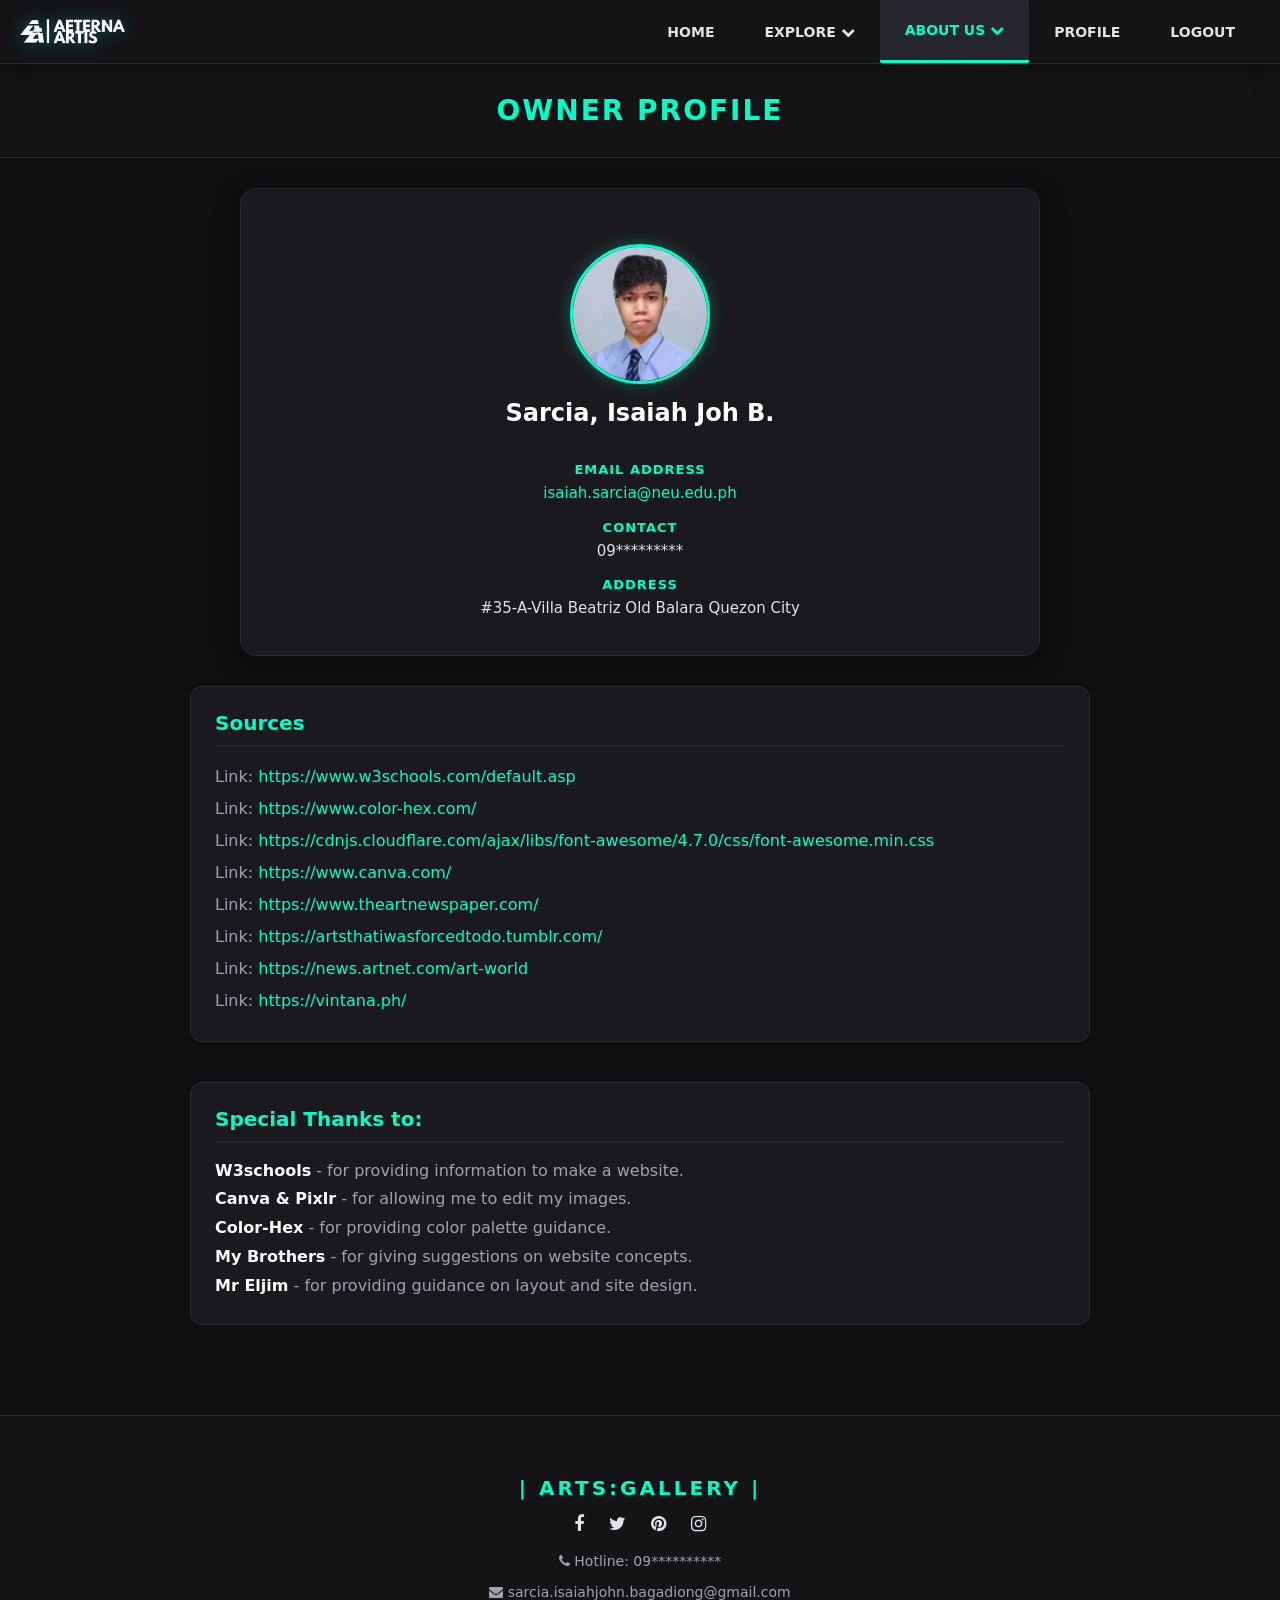
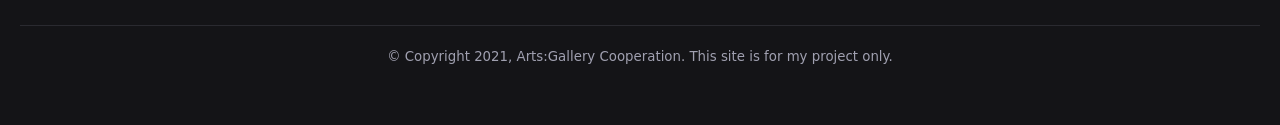
<file: Profile.html>
<!DOCTYPE html>
<html lang="en">
<head>
    <meta charset="UTF-8">
    <meta name="viewport" content="width=device-width, initial-scale=1.0">
    <title>Profile | Arts:Gallery |</title>
    <link rel="shortcut icon" href="pics/logo/finishlogo2.0.png">
    <link rel="stylesheet" href="https://cdnjs.cloudflare.com/ajax/libs/font-awesome/4.7.0/css/font-awesome.min.css">
    <link rel="stylesheet" href="GalleryStyle.css">
</head>
<body>

    <!-- NAVIGATION BAR -->
    <nav class="navbar">
        <a href="Websitehtml.html" class="logo-wrapper">
            <img src="AeteraArtis2.png" alt="Aeterna Artis Logo" class="site-logo">
        </a>
        
        <div class="content">
            <a href="Websitehtml.html">HOME</a>
        </div>
        <div class="content">
            <div class="dropdown">
                <a href="Gallery.html" class="dropbtn">EXPLORE <i class="fa fa-chevron-down arrow-icon"></i></a>
                <div class="dropdown-content">
                    <a href="GlowingArt.html">GLOW ARTS</a>
                    <a href="DigitalArt.html">DIGITAL ARTS</a>
                </div>
            </div>
        </div>
        <div class="content">
            <div class="dropdown">
                <a href="Home.html" class="dropbtn active">ABOUT US <i class="fa fa-chevron-down arrow-icon"></i></a>
                <div class="dropdown-content active	">
                    <a href="Profile.html">CREATOR</a>
					
                </div>
            </div>
        </div>
        <div class="content"><a href="AccountProfile.html">PROFILE</a></div>
        <div class="content"><a href="#" id="navLogout">LOGOUT</a></div>
    </nav>

    <header class="gallery-headtitle">
        <h2>OWNER PROFILE</h2>
    </header>

    <main class="layout">
        <section class="Account-Container" style="align-items: center; text-align: center; max-width: 800px; width: 90vw;">
            
            <div class="Profile-Pic" style="margin-top: 20px;">
                <img src="ID.png" alt="Owner Profile Picture">
            </div>

            <h3>Sarcia, Isaiah Joh B.</h3>

            <div>
                <h4>Email Address</h4>
                <p>
                    <a href="https://mail.google.com/mail/u/0/?pli=1#search/isaiah.sarcia%40neu.edu.ph?compose=new" style="color: #00ffc8; text-decoration: none;">
                        isaiah.sarcia@neu.edu.ph
                    </a>
                </p>
            </div>

            <div>
                <h4>Contact</h4>
                <p>09*********</p>
            </div>

            <div>
                <h4>Address</h4>
                <p>#35-A-Villa Beatriz Old Balara Quezon City</p>
            </div>

        </section>
    </main>

    <section class="layout">
        <div class="middle-layer2" style="width: 80vw; max-width: 900px; margin-bottom: 40px;">
            
            <article class="container-post">
                <h3 style="color: #00ffc8; font-size: 20px; border-bottom: 1px solid #2a2a30; padding-bottom: 10px; margin-bottom: 15px;">
                    Sources
                </h3>
                <ul style="list-style: none; line-height: 2;">
                    <li>Link: <a href="https://www.w3schools.com/default.asp" style="color: #00ffc8; text-decoration: none;">https://www.w3schools.com/default.asp</a></li>
                    <li>Link: <a href="https://www.color-hex.com/" style="color: #00ffc8; text-decoration: none;">https://www.color-hex.com/</a></li>
                    <li>Link: <a href="https://cdnjs.cloudflare.com/ajax/libs/font-awesome/4.7.0/css/font-awesome.min.css" style="color: #00ffc8; text-decoration: none;">https://cdnjs.cloudflare.com/ajax/libs/font-awesome/4.7.0/css/font-awesome.min.css</a></li>
                    <li>Link: <a href="https://www.canva.com/" style="color: #00ffc8; text-decoration: none;">https://www.canva.com/</a></li>
                    <li>Link: <a href="https://www.theartnewspaper.com/" style="color: #00ffc8; text-decoration: none;">https://www.theartnewspaper.com/</a></li>
                    <li>Link: <a href="https://artsthatiwasforcedtodo.tumblr.com/" style="color: #00ffc8; text-decoration: none;">https://artsthatiwasforcedtodo.tumblr.com/</a></li>
                    <li>Link: <a href="https://news.artnet.com/art-world" style="color: #00ffc8; text-decoration: none;">https://news.artnet.com/art-world</a></li>
                    <li>Link: <a href="https://vintana.ph/" style="color: #00ffc8; text-decoration: none;">https://vintana.ph/</a></li>
                </ul>
            </article>

            <article class="container-post">
                <h3 style="color: #00ffc8; font-size: 20px; border-bottom: 1px solid #2a2a30; padding-bottom: 10px; margin-bottom: 15px;">
                    Special Thanks to:
                </h3>
                <p style="line-height: 1.8;">
                    <strong style="color: #ffffff;">W3schools</strong> - for providing information to make a website.<br>
                    <strong style="color: #ffffff;">Canva &amp; Pixlr</strong> - for allowing me to edit my images.<br>
                    <strong style="color: #ffffff;">Color-Hex</strong> - for providing color palette guidance.<br>
                    <strong style="color: #ffffff;">My Brothers</strong> - for giving suggestions on website concepts.<br> 
                    <strong style="color: #ffffff;">Mr Eljim</strong> - for providing guidance on layout and site design.
                </p>
            </article>

        </div>
    </section>


    <footer class="gallery-footer-container">
        <h3 style="color: #00ffc8; letter-spacing: 3px; margin-bottom: 15px;">| Arts:Gallery |</h3>
        
        <div style="margin-bottom: 15px;">
            <a href="https://www.facebook.com/isaiah.sarcia.5" class="fa fa-facebook fa-gallery"></a>
            <a href="https://twitter.com/isaiahsarcia" class="fa fa-twitter fa-gallery"></a>
            <a href="https://www.pinterest.ph/sarciaisaiah02" class="fa fa-pinterest fa-gallery"></a>
            <a href="https://www.instagram.com/isaiahsarcia/?hl=en" class="fa fa-instagram fa-gallery"></a>
        </div>

        <p style="font-size: 14px; margin-bottom: 5px;">
            <i class="fa fa-phone"></i> Hotline: 09**********
        </p>
        <p style="font-size: 14px; margin-bottom: 20px;">
            <a href="https://mail.google.com/mail/u/0/?pli=1#search/sarcia.isaiahjohn.bagadiong%40gmail.com?compose=new" target="_blank" style="color: #a0a0b0; text-decoration: none;">
                <i class="fa fa-envelope"></i> sarcia.isaiahjohn.bagadiong@gmail.com
            </a>
        </p>
        
        <hr style="border: 0; height: 1px; background: #2a2a30; margin: 20px 0;">
        <small>&copy; Copyright 2021, Arts:Gallery Cooperation. This site is for my project only.</small> 
    </footer>

</body>
</html>
</file>
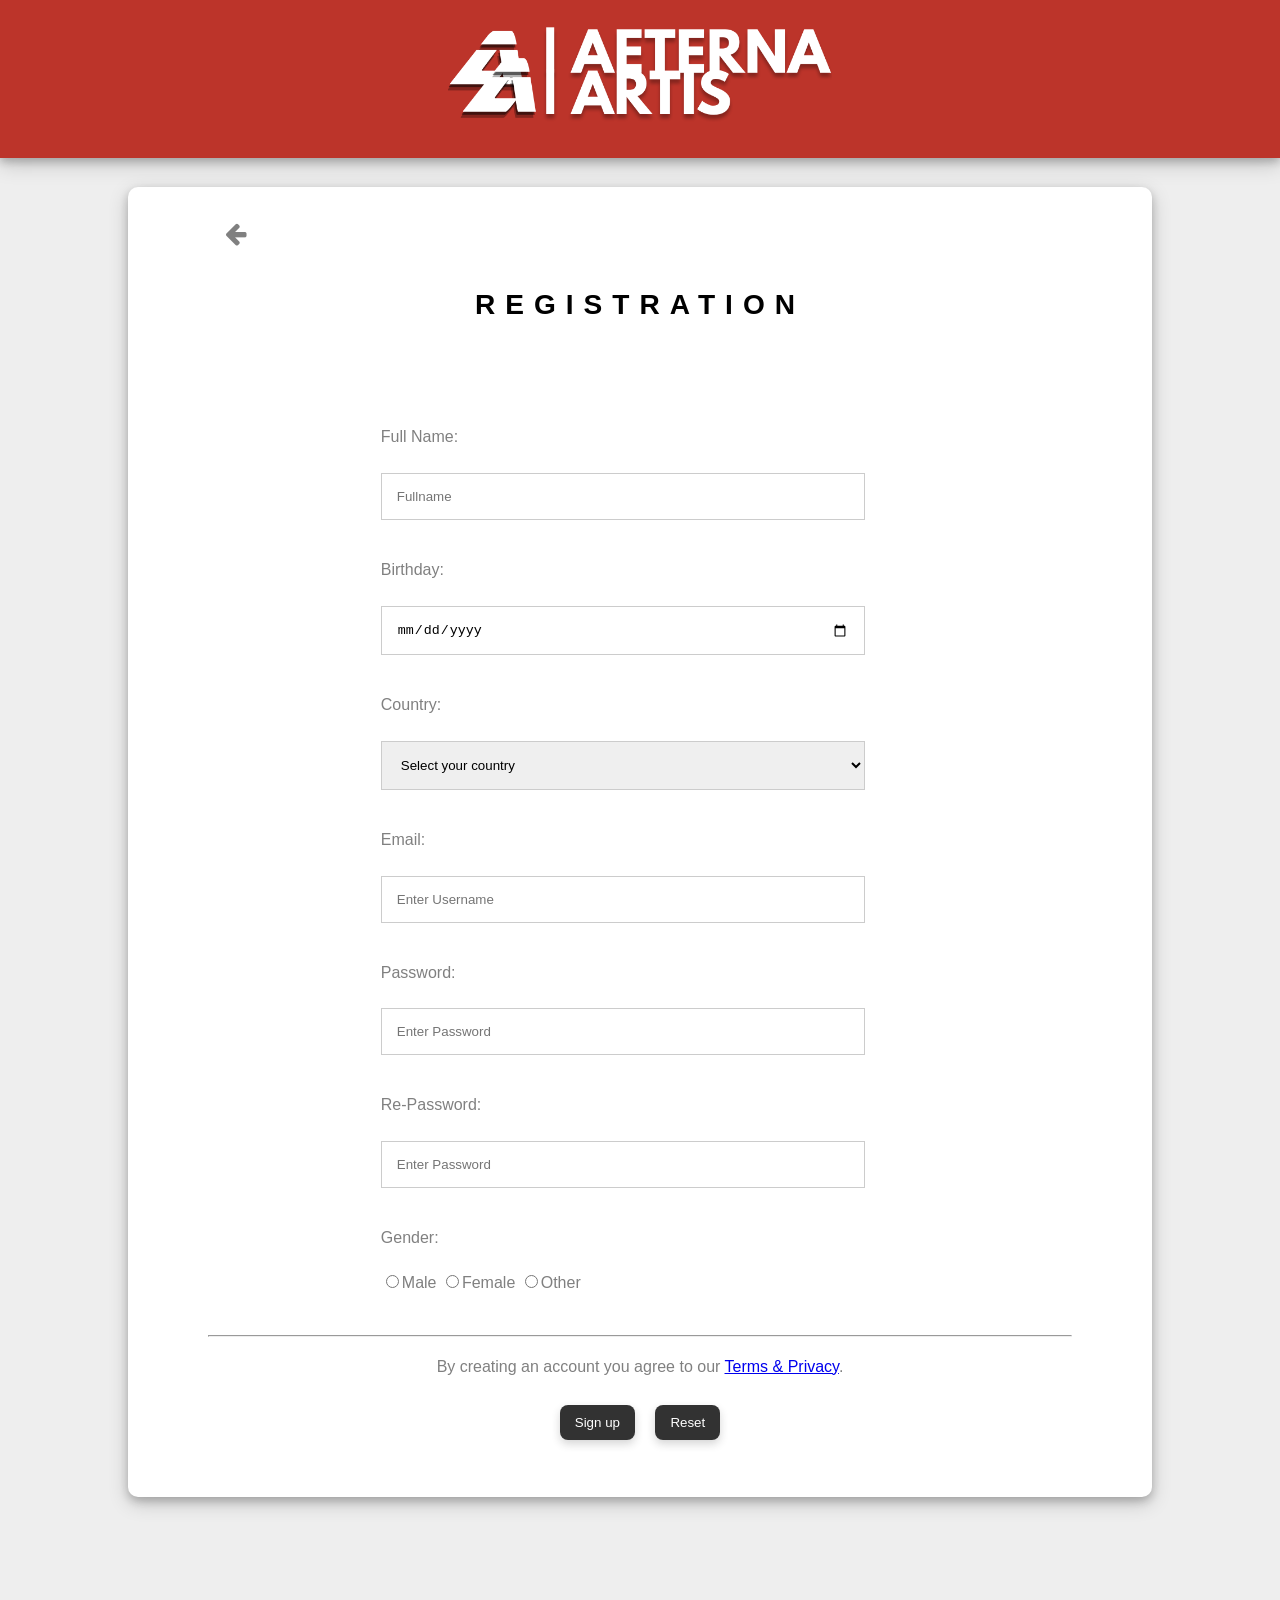
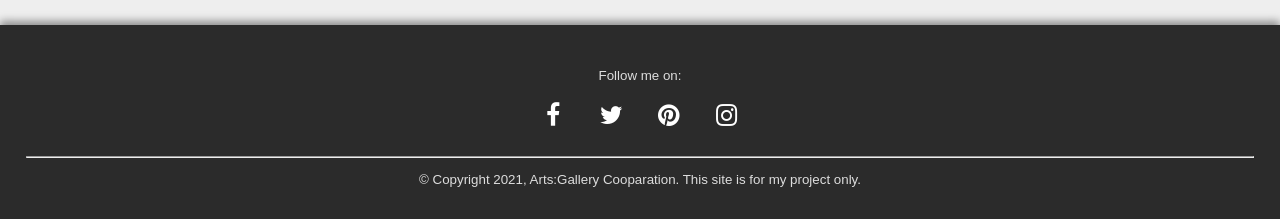
<file: Register.html>
<!DOCTYPE html>
	<html>
	<head>
				<title>Register | Arts:Gallery |</title>
				<link rel="shortcut icon" href="pics/logo/finishlogo2.0.png">
	<meta name="viewport" content="width=device-width, initial-scale=1">
	<link rel="stylesheet" href="https://cdnjs.cloudflare.com/ajax/libs/font-awesome/4.7.0/css/font-awesome.min.css">
	<body style="background-color: #eeeeee">
<link rel="stylesheet" href="Register.css">
	<body>
	<div style="overflow: hidden;box-sizing: border-box;background-color:#bc342a;text-align:center; top: 0%;box-shadow: 0 4px 8px 0 rgba(0, 0, 0, 0.2), 0 6px 20px 0 rgba(0, 0, 0, 0.19);">
	<h3><center><img src="AeteraArtis2.png"height="auto" width="30%" ></center>
    </div><br>
	<div class="container">
	<a href="index.html"class="fa fa-arrow-left"></a>
	<center><h3><span class="header2">REGISTRATION</h3></span><br><br></center>
	<div style="padding-left: 20% ;overflow: auto;">
		<!-- Removed method and action attributes so JavaScript can handle the submission safely -->
<form id="registerForm" name="form1">
    <p>Full Name:</p>
    <input type="text" id="reg-fullname" name="Fullname" placeholder="Fullname" required>
    
    <p>Birthday:</p>
    <input type="date" id="birthday" name="birthday">
    
    <p>Country:</p>
    <select id="reg-country" name="Country" class="select" required>
        <option value="" selected disabled>Select your country</option>
        <option>Japan</option>
        <option>USA</option>
        <option>Philippines</option>
        <option>North Korea</option>
        <option>South Korea</option>
    </select>
    <p>Email:</p>
    <input type="text" id="reg-uname" placeholder="Enter Username" name="uname" required>
    
    <p>Password:</p>
    <input type="password" id="pass" placeholder="Enter Password" name="psw" required>
    
    <p>Re-Password:</p>
    <input type="password" id="re-pass" placeholder="Enter Password" name="re-psw" required>
    
    <p>Gender:</p>
    <!-- Kept your radio buttons with unique names and values -->
    <input type="radio" name="gender" value="M" required/>Male
    <input type="radio" name="gender" value="F" required/>Female
    <input type="radio" name="gender" value="O" required/>Other<br><br>
<script>
const googleScriptUrl = "https://script.google.com/macros/s/AKfycbxjtGQamikC5QGn9yw-fhvHzf4ubNSorCjDF3Q-6KRfmAHws2IHmC4Z4o8ylc03gy9w/exec"; 

document.getElementById("registerForm").addEventListener("submit", function(e) {
  e.preventDefault();

  // Basic manual password validation matching check
  if (document.getElementById("pass").value !== document.getElementById("re-pass").value) {
    alert("Passwords do not match!");
    return;
  }

  // Pack all your input fields instantly by their HTML name tags
  let payload = Object.fromEntries(new FormData(this));
  payload.action = "register"; 

  fetch(googleScriptUrl, {
    method: "POST",
    headers: { "Content-Type": "text/plain" },
    body: JSON.stringify(payload)
  })
  .then(res => res.json())
  .then(data => {
    if (data.result === "success") {
      alert("Registered successfully!");
      window.location.href = "index.html";
    } else {
      alert("Error: " + data.message);
    }
  });
});
</script>
	</div>
	<hr>
	<center>
        <p>By creating an account you agree to our <a href="#">Terms & Privacy</a>.</p>
        <input class="button" type="submit" value="Sign up"/>
        <input class="button" type="reset" value="Reset"/>
    </center><br>
	</form>
	</div>
	</body>
	<small><div style="overflow: hidden;box-sizing: border-box;color:#ddd;background-color:#2b2b2b;padding:2% 2%;text-align: justify;text-align:center; bottom: 0%;box-shadow: 0 -4px 8px 0 rgba(0, 0, 0, 0.4);">
		<p>Follow me on:<br>
			<a href="https://www.facebook.com/isaiah.sarcia.5/"style="align:right;" class="fa fa-facebook"></a>
			<a href="#" style="align:right;" class="fa fa-twitter"></a>
			<a href="#" style="align:right;" class="fa fa-pinterest"></a>
			<a href="#" style="align:right;" class="fa fa-instagram"></a></p>
		<hr>
	&copy; Copyright 2021, Arts:Gallery Cooparation. This site is for my project only.</small> 
	</div>
	</html>
</file>
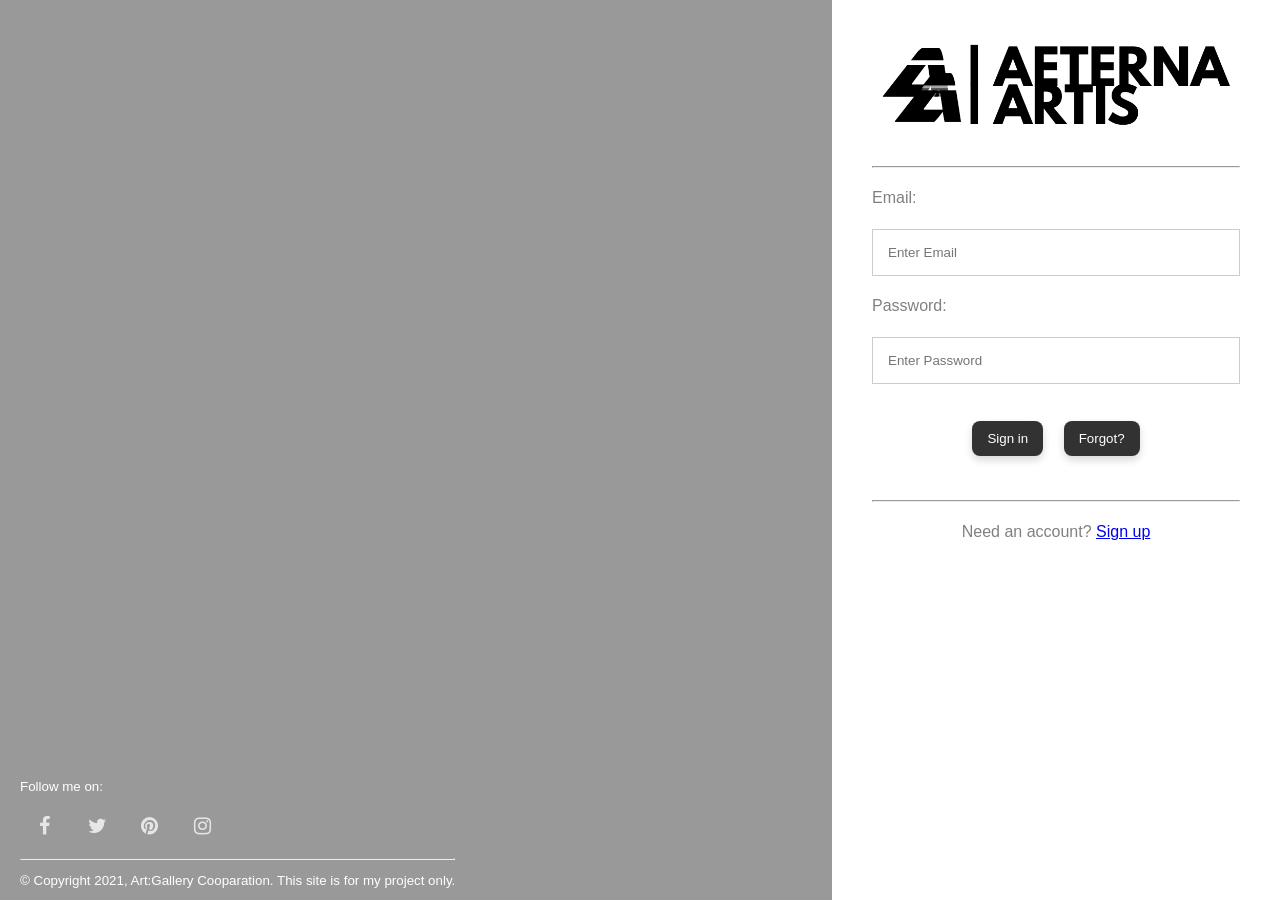
<file: Websitehtml.html>
<!DOCTYPE html>
<html lang="en">
<head>
    <meta charset="UTF-8">
    <meta name="viewport" content="width=device-width, initial-scale=1.0">
    <title>| Arts:Gallery |</title>
    <link rel="shortcut icon" href="pics/logo/finishlogo2.0.png">
    <link rel="stylesheet" href="https://cdnjs.cloudflare.com/ajax/libs/font-awesome/6.7.2/css/all.min.css">
    <link rel="stylesheet" href="Website.css">
    <script src="Profile.js"></script>
    <script src="posts.js"></script>

</head>
<body>

    <!-- NAVIGATION BAR -->
    <div class="navbar">
        <a href="Websitehtml.html" class="logo-wrapper">
            <img src="AeteraArtis2.png" alt="Aeterna Artis Logo" class="site-logo">
        </a>
        
        <div class="content">
            <a href="Websitehtml.html" class="active">HOME</a>
        </div>
        <div class="content">
            <div class="dropdown">
                <a href="Gallery.html" class="dropbtn">EXPLORE <i class="fa fa-chevron-down arrow-icon"></i></a>
                <div class="dropdown-content">
                    <a href="GlowingArt.html">GLOW ARTS</a>
                    <a href="DigitalArt.html">DIGITAL ARTS</a>
                </div>
            </div>
        </div>
		 <div class="content">
			<div class="dropdown">
        <a href="Home.html" class="dropbtn">ABOUT US <i class="fa fa-chevron-down arrow-icon"></i></a>
                <div class="dropdown-content">
                    <a href="Profile.html">CREATOR</a>
                </div>
            </div>
		</div>
        <div class="content"><a href="AccountProfile.html">PROFILE</a></div>
        <div class="content"><a href="#" id="navLogout">LOGOUT</a></div>
    </div>

    <!-- HERO / BANNER -->
    <div class="backimg1">
        <div class="header">
            <img src="AeteraArtis2.png"height="auto" width="30%">
            <p>Discover, share, and celebrate digital & glowing artworks.</p>
        </div>
    </div>

    <!-- MAIN PAGE LAYOUT -->
    <div class="layout">
        <div class="left-layer">
        <!-- LEFT SIDEBAR -->
        <div class="leftsidebar">
            <h3>Quick Navigation</h3>
            <a href="Websitehtml.html" style="text-decoration: none;"><p><i class="fa fa-home"></i> Feed</p></a>
            <a href="Websitehtml.html" style="text-decoration: none;"><p><i class="fa-solid fa-fire"></i> Trending</p></a>
            <a href="Websitehtml.html" style="text-decoration: none;"><p><i class="fa fa-bookmark"></i> Dashboard</p></a>
			<a href="Websitehtml.html" style="text-decoration: none;"><p><i class="fa-solid fa-gear"></i> Settings</p></a>
        </div>
        <div class="leftsidebar">
            <h3>Post Type</h3>
            <button class="filter-btn active" onclick="filterPosts('postType', 'All')">All Types</button>
            <button class="filter-btn" onclick="filterPosts('postType', 'Showcasing')">Showcasing</button>
            <button class="filter-btn" onclick="filterPosts('postType', 'Selling')">Selling</button>
            </div>
        </div>
        <!-- FEED CONTAINER -->
        <div class="middle-layer">
            
                    <div class="create-post-bar">
                        <img class="profile-pic" src="Profile-Placeholder.png" alt="Profile">
                        <button id="openModalBtn" type="button">Share your thoughts or artworks...</button>
                        </div>

            <!-- Post Modal Window -->
                    <div id="postModal" class="modal">
                    <div class="modal-content">
                        <h3>Create New Post</h3>
                        
                        <!-- Horizontal Dropdowns -->
                        <div class="form-row">
                        <div class="form-group">
                            <label for="modalCategory">Category</label>
                            <select id="modalCategory">
                            <option value="Digital Art">Digital Art</option>
                            <option value="Traditional Art">Traditional Art</option>
                            <option value="3D Model">3D Model</option>
                            </select>
                        </div>

                        <div class="form-group">
                            <label for="modalPostType">Post Type</label>
                            <select id="modalPostType">
                            <option value="Showcasing">Showcasing</option>
                            <option value="Selling">Selling</option>
                            </select>
                        </div>
                        </div>

                        <!-- Description -->
                        <label for="modalContent">Description</label>
                        <textarea id="modalContent" placeholder="Describe your artwork or thoughts..."></textarea>

                        <!-- File Upload and Live Preview -->
                        <label for="modalImageInput">Upload Artwork</label>
                        <input type="file" id="modalImageInput" accept="image/*">
                        <div id="imagePreviewContainer" style="display:none; margin-bottom:15px; text-align:center;">
                        <img id="imagePreview" src="" alt="Preview" style="max-width:100%; max-height:200px; border-radius:8px; border:1px solid #32323e;">
                        </div>

                        <!-- Actions -->
                        <div class="modal-actions">
                        <button id="closeModalBtn" type="button" class="btn-cancel">Cancel</button>
                        <button id="submitModalPostBtn" type="button" class="btn-submit">Post</button>
                        </div>
                    </div>
                    
            
                </div>
                <div id="feedContainer"></div>
        </div>
        <div class="right-layer">
        <!-- RIGHT SIDEBAR -->
        <div class="rightsidebar">
            <h3>Popular Tags</h3>
            <div class="tags-container">
            <span class="filter-btn" style="display:inline-block; width:auto;">#Traditional</span>
            <span class="filter-btn" style="display:inline-block; width:auto;">#DigitalArts</span>
            </div>
        </div>
        <div class="rightsidebar">
        <h3>Categories</h3>
        <button class="filter-btn active" onclick="filterPosts('category', 'All')">All Categories</button>
        <button class="filter-btn" onclick="filterPosts('category', 'Digital Art')">Digital Art</button>
        <button class="filter-btn" onclick="filterPosts('category', 'Traditional Art')">Traditional Art</button>
        <button class="filter-btn" onclick="filterPosts('category', '3D Model')">3D Model</button>
        </div>
</div>
    
<div id="imageLightbox" class="modal" style="display: none; background-color: rgba(0, 0, 0, 0.9); cursor: pointer;" onclick="closeLightbox()">
    <span style="position: absolute; top: 20px; right: 35px; color: #fff; font-size: 40px; font-weight: bold;">&times;</span>
    <img id="lightboxImg" style="max-width: 90%; max-height: 90vh; margin: auto; display: block; border-radius: 8px; object-fit: contain;">
</div>
</body>
</html>
</file>
<file: Login.css>
body, html {
			height: 100%;
			width: 100%;
			margin: 0;
			font: 100%/1.8 sans-serif;
			color: #808080;
			overflow: hidden;
			box-sizing: border-box;
		}
		.bg-slider {
		  position: fixed;
		  top: 0;
		  left: 0;
		  width: 100%;
		  height: 100%;
		  z-index: -1; 
		  background-color: #ffffff; 
		}

		.bg-slider img {
		  position: absolute;
		  top: 0;
		  left: 0;
		  width: 100%;
		  height: 100%;
		  object-fit: cover; 
		  opacity: 0;
		  animation: imageFade 12s infinite ease-in-out;
		}
		.bg-slider img:nth-child(1) {
		  animation-delay: 0s;
		}
		.bg-slider img:nth-child(2) {
		  animation-delay: 4s;
		}
		.bg-slider img:nth-child(3) {
		  animation-delay: 8s;
		}

	 
		@keyframes imageFade {
		  0% { opacity: 0; }
		  8% { opacity: 1; }  
		  33% { opacity: 1; } 
		  41% { opacity: 0; } 
		  100% { opacity: 0; }
		}

		.overlay {
		  position: fixed;
		  top: 0;
		  left: 0;
		  width: 100%;
		  height: 100%;
		  background: rgba(0, 0, 0, 0.4);
		  z-index: 0;
		}
		.content-box {
		  position: relative;
		  display: flex;
		  height: 100vh;

		}
		input[type=text], input[type=password] {
			width: 100%;
			padding: 15px;	
			border: 1px solid #ccc;
			box-sizing: border-box;
			}

		.button {
			background-color: black;
			padding: 10px 15px;
			margin: 8px 8px;
			border: none;
			text-align: left;
			opacity:0.8;
			border-radius: 8px;
			color:#FFFFFF;
			box-shadow: 0 4px 8px 0 rgba(0, 0, 0, 0.2);
		}
		.button:hover {
			opacity: 1;
			box-shadow: none;
		}
		form {
			overflow: auto;
			width:100%;
			height:100%;
		}

		.header {
			color:#000000;
			font-size: 100%;
			letter-spacing: 10px;		
			border-radius:20px;
			float: center;
	
		}
		.container {
			position: absolute;
			overflow: hidden;
			right: 0%;
			padding: 18px 40px;
			background-color: #FFFFFF;
			overflow: auto;
			height:100%;
			width: 35%;
			box-sizing: border-box;
			
		}
		.fa {
			padding: 10px;
			font-size: 20px;
			width:25px;
			text-decoration: none;
			margin: 5px 2px;
			text-align: center;
			filter: blur(0.5px) brightness(90%)
		}
		.fa:hover {
			background: #5b2623;
			border-radius: 10%;
			filter: blur(0) brightness(125%);
			transform: scale(1.1);
		}
		.fa-facebook, .fa-twitter, .fa-instagram,.fa-pinterest {	
			color:#FFFFFF;
		}
		.footer {
			left: 0%;
			margin: 5px 20px;
			color:white;
			bottom:0%;
			position:absolute; 
		}
</file>
<file: AccountProfile.css>
/*==========================================================================

1. RESET & BASE STYLES

========================================================================== */

*, *::before, *::after {

box-sizing: border-box;

margin: 0;

padding: 0;

}


html, body {

font-family: system-ui, -apple-system, BlinkMacSystemFont, "Segoe UI", Roboto, sans-serif;

color: #a0a0b0;

background-color: #0f0f11;

scroll-behavior: smooth;

}


/* ==========================================================================

2. NAVIGATION BAR

========================================================================== */

.navbar {

position: sticky;

top: 0;

left: 0;

width: 100%;

display: flex;

justify-content: flex-end;

align-items: center;

background-color: #141417;

box-shadow: 0 4px 20px rgba(0, 0, 0, 0.5);

border-bottom: 1px solid #2a2a30;

z-index: 9999;

padding: 0 20px;

}


.logo-wrapper {

margin-right: auto;

display: flex;

align-items: center;

}


.site-logo {

height: 50px;

width: auto;

padding: 10px 0;

filter: drop-shadow(0 0 8px rgba(0, 255, 200, 0.3));

}


.content {

font-weight: bold;

}


.content a,

.dropbtn {

display: inline-block;

color: #e1e1e6;

padding: 22px 25px;

text-decoration: none;

font-size: 14px;

transition: background-color 0.2s ease, color 0.2s ease;

}


.content a.active {

color: #00ffc8;

border-bottom: 3px solid #00ffc8;

border-radius: 2px;

}


.content a:hover,

.dropdown:hover .dropbtn {

background-color: #26262e;

color: #00ffc8;

border-bottom: 3px solid #00ffc8;

border-radius: 2px;

}


/* DROPDOWN MENU */

.dropdown {

display: inline-block;

position: relative;

}


.dropdown-content {

display: none;

position: absolute;

top: 100%;

left: 0;

background-color: #141417;

min-width: 170px;

box-shadow: 0 6px 20px rgba(0, 0, 0, 0.5);

border: 1px solid #2a2a30;

z-index: 10000;

}


.dropdown-content a {

color: #e1e1e6;

padding: 12px 20px;

text-decoration: none;

display: block;

}


.dropdown-content a:hover {

background-color: #26262e;

color: #00ffc8;

}


.dropdown:hover .dropdown-content {

display: block;

}


/* ==========================================================================

3. MAIN LAYOUT STRUCTURES

========================================================================== */

.layout {

display: flex;

justify-content: center;

align-items: flex-start;

max-width: 1350px;

margin: 20px auto;

padding: 0 20px;

gap: 20px;

}


.layout2 {

display: flex;

align-items: center;

margin-bottom: 12px;

}


.left-layer,

.right-layer {

display: flex;

flex-direction: column;

gap: 20px;

}


.leftsidebar,

.rightsidebar,

.middlebox,

.Account-Container {

background-color: #1a1a1e;

border: 1px solid #2a2a30;

border-radius: 12px;

padding: 18px;

}


.leftsidebar,

.rightsidebar {

width: 260px;

flex-shrink: 0;

}


.leftsidebar h3,

.rightsidebar h3 {

color: #ffffff;

padding-bottom: 10px;

margin-bottom: 12px;

border-bottom: 1px solid #2a2a30;

font-size: 15px;

}


.leftsidebar p {

color: #a0a0b0;

font-size: 14px;

padding-bottom: 10px;

margin-bottom: 10px;

}


/* FILTER BUTTONS */

.filter-btn {

display: block;

width: 100%;

text-align: left;

background-color: #26262e;

color: #a0a0b0;

border: 1px solid #2a2a30;

padding: 8px 12px;

border-radius: 8px;

margin-bottom: 8px;

font-size: 13px;

cursor: pointer;

transition: all 0.2s ease;

}


.filter-btn:hover,

.filter-btn.active {

background-color: #00ffc8;

color: #0f0f11;

font-weight: 600;

border-color: #00ffc8;

}


.tags-container {

display: flex;

flex-wrap: wrap;

gap: 6px;

}


/* MIDDLE FEED AREA */

.middle-layer1 {

display: flex;

flex-direction: column;

gap: 20px;

flex: 1;

max-width: 780px;

width: 100%;

}


/* ==========================================================================

4. PROFILE HEADER & FEED INPUTS

========================================================================== */

.profile-container {

width: 100%;

max-width: 1310px;

border: 1px solid #2a2a30;

border-radius: 16px;

padding: 24px;

background-color: #1a1a1e;

}


.Profile-Pic {

background-color: #26262e;

border: 1px solid #2a2a30;

border-radius: 50%;

width: 160px;

height: 160px;

overflow: hidden;

margin: 0 auto;

}


.Profile-Pic img {

width: 100%;

height: 100%;

object-fit: cover;

}


.Account-Container h3 {

font-size: 35px;

color: #00ffc8;

padding-bottom: 10px;

border-bottom: 1px solid #2a2a30;

margin-bottom: 15px;

}


.Account-Container h4 {

color: #ffffff;

font-size: 30px;

}


.Account-Container p {

color: #a0a0b0;

font-size: 25px;

}


/* CREATE POST BAR & INPUT FIXES */

.create-post-bar button {

width: 100%;

background-color: #26262e;

color: #a0a0b0;

border: 1px solid #2a2a30;

border-radius: 25px;

padding: 12px 20px;

text-align: left;

cursor: pointer;

font-size: 14px;

transition: background-color 0.2s ease;

}


.create-post-bar button:hover {

background-color: #32323e;

color: #ffffff;

}


/* POST CONTAINERS */

.container-post {

background-color: #1a1a1e;

border: 1px solid #2a2a30;

border-radius: 12px;

padding: 20px;

margin-bottom: 20px;

}


.container-post h4 {

color: #ffffff;

font-size: 15px;

}


.container-post small {

color: #a0a0b0;

font-size: 11px;

}


.container-post h1 {

color: #e1e1e6;

font-size: 20px;

font-weight: bold;

line-height: 1.4;

word-break: break-word;

margin: 10px 0;

}


.container-post img {

max-width: 100%;

border-radius: 8px;

margin-top: 10px;

}

/* ==========================================================================

5. POST CARD & MEDIA FIXES

========================================================================== */


/* Keep circular profile pictures in check everywhere */

.profile-pic,

.container-post img.user-avatar,

.middlebox img {

width: 40px !important;

height: 40px !important;

border-radius: 50% !important;

object-fit: cover !important;

}

.post-image-wrapper img,

.container-post .post-image {

width: 100% !important;

max-height: 500px !important;

height: auto !important;

border-radius: 8px !important;

margin-top: 12px !important;

display: block !important;

object-fit: contain !important;

}

/* Fix profile avatar inside top header */

.Profile-Pic img {

width: 100% !important;

height: 100% !important;

border-radius: 50% !important;

object-fit: cover !important;

}


/* Restrict post uploaded images */

.container-post img {

max-width: 100% !important;

max-height: 450px !important;

width: auto;

height: auto;

border-radius: 8px;

margin-top: 12px;

display: block;

object-fit: contain;

}


/* Comment section styling */

.comment-section {

margin-top: 15px;

padding-top: 12px;

border-top: 1px solid #2a2a30;

display: flex;

gap: 8px;

}


.comment-input {

flex: 1;

background-color: #26262e;

border: 1px solid #2a2a30;

border-radius: 20px;

padding: 8px 14px;

color: #ffffff;

font-size: 13px;

outline: none;

}

.comment-item {

display: flex;

align-items: center;

gap: 12px;

margin-bottom: 10px;

width: 100%;

}


/* Commenter avatar fix */

.comment-avatar {

width: 36px !important;

height: 36px !important;

border-radius: 50% !important;

object-fit: cover !important;

flex-shrink: 0;

}


/* Wide comment bubble (matches image 1) */

.comment-content {

background-color: #26262e;

padding: 10px 16px;

border-radius: 12px;

font-size: 13px;

color: #e1e1e6;

display: flex;

align-items: center;

gap: 8px;

flex: 1; /* Forces the bubble to span the full available width */

width: 100%;

}


/* Display author name inline with comment text */

.comment-author {

font-weight: bold;

color: #00ffc8;

font-size: 13px;

white-space: nowrap;

}


/* Input area styling */

.comment-box-container {

display: flex;

gap: 10px;

margin-top: 15px;

align-items: center;

}


.comment-box-container input {

flex: 1;

background-color: #26262e;

border: 1px solid #2a2a30;

border-radius: 25px;

padding: 10px 16px;

color: #ffffff;

font-size: 13px;

outline: none;

}


.comment-box-container input:focus {

border-color: #00ffc8;

}


.comment-box-container button {

background-color: #00ffc8;

color: #0f0f11;

border: none;

border-radius: 25px;

padding: 10px 20px;

font-weight: 600;

font-size: 13px;

cursor: pointer;

}


.comment-box-container button:hover {

background-color: #00d6a8;

}


.comment-input:focus {

border-color: #00ffc8;

}


.comment-btn {

background-color: #00ffc8;

color: #0f0f11;

border: none;

border-radius: 20px;

padding: 8px 16px;

font-weight: 600;

font-size: 13px;

cursor: pointer;

}


.comment-btn:hover {

background-color: #00d6a8;

}


/* Post Modal Popup Styles */

.modal {

position: fixed;

top: 0;

left: 0;

width: 100%;

height: 100%;

background-color: rgba(0, 0, 0, 0.75);

display: flex;

align-items: center;

justify-content: center;

z-index: 10000;

}


.modal-content {

background-color: #1a1a1e;

border: 1px solid #2a2a30;

border-radius: 12px;

width: 90%;

max-width: 500px;

padding: 24px;

color: #ffffff;

}


.modal-content h3 {

margin-bottom: 16px;

color: #00ffc8;

}


.form-row {

display: flex;

gap: 12px;

margin-bottom: 12px;

}


.form-group {

flex: 1;

}


.form-group label,

.modal-content label {

display: block;

font-size: 12px;

color: #a0a0b0;

margin-bottom: 6px;

}


.modal-content select,

.modal-content textarea,

.modal-content input[type="file"] {

width: 100%;

background-color: #26262e;

border: 1px solid #2a2a30;

border-radius: 6px;

padding: 10px;

color: #ffffff;

margin-bottom: 12px;

font-size: 13px;

}


.modal-content textarea {

height: 90px;

resize: vertical;

}


.modal-actions {

display: flex;

justify-content: flex-end;

gap: 10px;

margin-top: 10px;

}


.btn-cancel {

background: transparent;

border: 1px solid #2a2a30;

color: #a0a0b0;

padding: 8px 16px;

border-radius: 6px;

cursor: pointer;

}


.btn-submit {

background-color: #00ffc8;

color: #0f0f11;

border: none;

font-weight: 600;

padding: 8px 20px;

border-radius: 6px;

cursor: pointer;

}

This one are in from website.css

/* ==========================================

1. RESET & BASE STYLES

========================================== */

*, *::before, *::after {

box-sizing: border-box;

margin: 0;

padding: 0;

}


html, body {

font-family: system-ui, -apple-system, BlinkMacSystemFont, "Segoe UI", Roboto, sans-serif;

color: #a0a0b0;

background-color: #0f0f11;

scroll-behavior: smooth;

}


/* ==========================================

2. NAVIGATION BAR

========================================== */

.navbar {

position: sticky;

top: 0;

left: 0;

width: 100%;

display: flex;

justify-content: flex-end;

align-items: center;

background-color: #141417;

box-shadow: 0 4px 20px rgba(0, 0, 0, 0.5);

border-bottom: 1px solid #2a2a30;

z-index: 9999;

padding: 0 20px;

}


.logo-wrapper {

margin-right: auto;

display: flex;

align-items: center;

}


.site-logo {

height: 50px;

width: auto;

padding: 10px 0;

filter: drop-shadow(0 0 8px rgba(0, 255, 200, 0.3));

}


.content {

font-weight: bold;

}


.content a,

.dropbtn {

display: inline-block;

color: #e1e1e6;

padding: 22px 25px;

text-decoration: none;

font-size: 14px;

transition: background-color 0.2s ease, color 0.2s ease;

}


.content a.active,

.content a:hover,

.dropdown:hover .dropbtn {

background-color: #26262e;

color: #00ffc8;

border-bottom: 3px solid #00ffc8;

border-radius: 2px;

}


/* Dropdown Menu */

.dropdown {

display: inline-block;

position: relative;

}


.dropdown-content {

display: none;

position: absolute;

top: 100%;

left: 0;

background-color: #141417;

min-width: 170px;

box-shadow: 0 6px 20px rgba(0, 0, 0, 0.5);

border: 1px solid #2a2a30;

z-index: 10000;

}


.dropdown-content a {

color: #e1e1e6;

padding: 12px 20px;

text-decoration: none;

display: block;

}


.dropdown-content a:hover {

background-color: #26262e;

color: #00ffc8;

}


.dropdown:hover .dropdown-content {

display: block;

}


/* ==========================================

3. HERO HEADER

========================================== */

.backimg1 {

position: relative;

width: 100%;

height: 30vh;

background: linear-gradient(

180deg,

rgba(15, 15, 17, 0.4) 0%,

rgba(15, 15, 17, 0.8) 60%,

#0f0f11 100%

), url("pics/GlowArts/HomeDesk.png") center/cover no-repeat;

display: flex;

justify-content: center;

}


.header {

text-align: center;

padding: 40px 60px;

}


.header h1 {

color: #ffffff;

font-size: 42px;

margin-bottom: 10px;

text-shadow: 0 0 12px rgba(0, 255, 200, 0.3);

}


.header p {

color: #a0a0b0;

font-size: 18px;

}


/* ==========================================

4. MAIN LAYOUT & SIDEBARS

========================================== */

.layout {

display: flex;

justify-content: center;

align-items: flex-start;

max-width: 1350px; /* Increased from 1200px to give more room */

margin: 30px auto;

padding: 0 20px;

gap: 20px;

}


.leftsidebar,

.rightsidebar,

.middlebox,

.container-post {

background-color: #1a1a1e;

border: 1px solid #2a2a30;

border-radius: 12px;

padding: 15px 25px;

}


.leftsidebar,

.rightsidebar {

width: 260px;

flex-shrink: 0;

background-color: #1a1a1e;

border: 1px solid #2a2a30;

border-radius: 12px;

padding: 18px;

}


.leftsidebar h3,

.rightsidebar h3 {

color: #ffffff;

font-size: 20px;

padding-bottom: 10px;

margin-bottom: 12px;

border-bottom: 1px solid #2a2a30;

}


.leftsidebar p {

color: #a0a0b0;

font-size: 16px;

padding-bottom: 10px;

margin-bottom: 10px;

}


.rightsidebar p {

display: inline-flex;

color: #00ffc8;

font-size: 13px;

background-color: #26262e;

padding: 5px 12px;

border-radius: 20px;

margin: 3px;

}


/* Expanded Central Feed Container */

.middle-layer {

flex: 1;

max-width: 780px; /* Increased from 640px to widen the center posts */

display: flex;

flex-direction: column;

gap: 20px;

}


/* ==========================================

5. TRIGGER BAR & POST CARDS

========================================== */

.create-post-bar {

display: flex;

align-items: center;

gap: 12px;

background-color: #1a1a1e;

border: 1px solid #2a2a30;

border-radius: 12px;

padding: 12px 16px;

}


.create-post-bar img.profile-pic {

width: 42px;

height: 42px;

border-radius: 50%;

object-fit: cover;

}


.create-post-bar button#openModalBtn {

flex: 1;

width: 100%;

height: 42px;

border-radius: 20px;

border: 1px solid #2a2a30;

background-color: #26262e;

color: #a0a0b0;

font-size: 14px;

text-align: left;

padding: 0 16px;

cursor: pointer;

margin: 0;

}


.create-post-bar button#openModalBtn:hover {

border-color: #00ffc8;

color: #ffffff;

}


.container-post {

background-color: #1a1a1e;

border: 1px solid #2a2a30;

border-radius: 12px;

padding: 18px 20px;

margin-bottom: 20px;

}


.container-post h4 {

color: #ffffff;

font-size: 17px; /* Increased from 15px */

font-weight: 600;

}


.container-post p.post-text {

color: #e1e1e6;

font-size: 16px; /* Increased text size for readability */

line-height: 1.5;

word-break: break-word;

margin-top: 12px;

margin-bottom: 12px;

}

.post-image-wrapper {

display: flex;

justify-content: center;

align-items: center;

width: 100%;

background-color: #0f0f11;

border-radius: 8px;

margin-top: 12px;

overflow: hidden;

}


.post-image-wrapper img {

width: 100%;

height: auto;

max-height: 650px; /* Allows large/zoomed visual presentation */

object-fit: cover;

display: block;

}

/* ==========================================

6. COMMENT SECTION

========================================== */

.comment-item {

display: flex;

align-items: center;

gap: 12px;

margin-bottom: 10px;

width: 100%;

}


/* Commenter avatar fix */

.comment-avatar {

width: 36px !important;

height: 36px !important;

border-radius: 50% !important;

object-fit: cover !important;

flex-shrink: 0;

}


/* Wide comment bubble (matches image 1) */

.comment-content {

background-color: #26262e;

padding: 10px 16px;

border-radius: 12px;

font-size: 13px;

color: #e1e1e6;

display: flex;

align-items: center;

gap: 8px;

flex: 1; /* Forces the bubble to span the full available width */

width: 100%;

}


/* Display author name inline with comment text */

.comment-author {

font-weight: bold;

color: #00ffc8;

font-size: 13px;

white-space: nowrap;

}


/* Input area styling */

.comment-box-container {

display: flex;

gap: 10px;

margin-top: 15px;

align-items: center;

}


.comment-box-container input {

flex: 1;

background-color: #26262e;

border: 1px solid #2a2a30;

border-radius: 25px;

padding: 10px 16px;

color: #ffffff;

font-size: 13px;

outline: none;

}


.comment-box-container input:focus {

border-color: #00ffc8;

}


.comment-box-container button {

background-color: #00ffc8;

color: #0f0f11;

border: none;

border-radius: 25px;

padding: 10px 20px;

font-weight: 600;

font-size: 13px;

cursor: pointer;

}


.comment-box-container button:hover {

background-color: #00d6a8;

}


/* ==========================================

7. MODAL OVERLAY & FORM STYLES

========================================== */

.modal {

display: none;

position: fixed;

z-index: 10000;

left: 0;

top: 0;

width: 100%;

height: 100%;

background-color: rgba(10, 10, 12, 0.75);

backdrop-filter: blur(8px);

animation: fadeIn 0.25s ease-out;

}


@keyframes fadeIn {

from { opacity: 0; transform: scale(0.96); }

to { opacity: 1; transform: scale(1); }

}


.modal-content {

background: #18181c;

border: 1px solid #2e2e38;

box-shadow: 0 20px 50px rgba(0, 0, 0, 0.7), 0 0 20px rgba(0, 255, 200, 0.1);

border-radius: 16px;

padding: 30px;

width: 90%;

max-width: 500px;

margin: 8vh auto;

color: #f0f0f5;

}


.modal-content h3 {

font-size: 20px;

color: #ffffff;

margin-bottom: 20px;

border-bottom: 1px solid #2a2a32;

padding-bottom: 10px;

}


/* Horizontal Layout for Category & Type */

.form-row {

display: flex;

gap: 15px;

margin-bottom: 12px;

}


.form-group {

flex: 1;

}


.modal-content label {

display: block;

font-size: 12px;

font-weight: 600;

color: #00ffc8;

text-transform: uppercase;

letter-spacing: 0.5px;

margin-bottom: 6px;

}


.modal-content select,

.modal-content textarea,

.modal-content input[type="file"] {

width: 100%;

background-color: #22222a;

border: 1px solid #32323e;

color: #ffffff;

border-radius: 8px;

padding: 12px;

font-size: 14px;

margin-bottom: 18px;

outline: none;

transition: border-color 0.2s, box-shadow 0.2s;

}


.modal-content select:focus,

.modal-content textarea:focus {

border-color: #00ffc8;

box-shadow: 0 0 8px rgba(0, 255, 200, 0.25);

}


.modal-content textarea {

resize: vertical;

min-height: 90px;

}


.modal-content input[type="file"]::file-selector-button {

background: #2a2a34;

border: 1px solid #3a3a48;

color: #00ffc8;

padding: 6px 12px;

border-radius: 6px;

cursor: pointer;

margin-right: 10px;

}


.modal-actions {

display: flex;

justify-content: flex-end;

gap: 12px;

margin-top: 10px;

}


.btn-cancel {

background: transparent;

border: 1px solid #3a3a48;

color: #a0a0b0;

padding: 10px 20px;

border-radius: 8px;

width: auto;

height: auto;

font-weight: 600;

cursor: pointer;

margin: 0;

}


.btn-cancel:hover {

background: #262630;

color: #ffffff;

}


.btn-submit {

background: #00ffc8;

border: none;

color: #0f0f11;

font-weight: 700;

padding: 10px 22px;

border-radius: 8px;

width: auto;

height: auto;

cursor: pointer;

margin: 0;

box-shadow: 0 0 12px rgba(0, 255, 200, 0.3);

}


.btn-submit:hover {

background: #00e6b4;

}

.filter-btn {

display: block;

width: 100%;

text-align: left;

background-color: #26262e;

color: #a0a0b0;

border: 1px solid #2a2a30;

padding: 8px 12px;

border-radius: 8px;

margin-bottom: 8px;

font-size: 13px;

cursor: pointer;

transition: all 0.2s ease;

}

.filter-btn:hover,

.filter-btn.active {

background-color: #00ffc8;

color: #0f0f11;

font-weight: 600;

border-color: #00ffc8;

}


/* Feed Column Width */

.left-layer {

display: flex;

flex-direction: column;

gap: 20px;

margin: 0 1vw;

}


.right-layer {

display: flex;

flex-direction: column;

gap: 20px;

} 
/* Container for profile picture clickable wrapper */
.profile-dropdown-wrapper {
    position: relative;
    display: inline-block;
}

/* Click-triggered dropdown popup */
.profile-menu-content {
    display: none; /* Hidden by default */
    position: absolute;
    top: 105%;
    left: 50%;
    transform: translateX(-50%);
    background-color: #141417;
    min-width: 170px;
    box-shadow: 0 6px 20px rgba(0, 0, 0, 0.6);
    border: 1px solid #2a2a30;
    border-radius: 8px;
    z-index: 10000;
    overflow: hidden;
}

.profile-menu-content.show {
    display: block; /* Shown when toggled */
}

.profile-menu-content a {
    color: #e1e1e6;
    padding: 12px 16px;
    text-decoration: none;
    display: flex;
    align-items: center;
    gap: 8px;
    font-size: 14px;
    transition: background-color 0.2s, color 0.2s;
}

.profile-menu-content a:hover {
    background-color: #26262e;
    color: #00ffc8;
}
</file>
<file: GalleryStyle.css>
/* ==========================================
   1. RESET & BASE STYLES
   ========================================== */
*, *::before, *::after {
    box-sizing: border-box; 
    margin: 0;
    padding: 0;
}

html, body {
    font-family: system-ui, -apple-system, BlinkMacSystemFont, "Segoe UI", Roboto, sans-serif;
    color: #a0a0b0;
    background-color: #0f0f11;
    scroll-behavior: smooth;
    width: 100%;
    overflow-x: hidden;
}

/* ==========================================
   2. NAVIGATION BAR
   ========================================== */
.navbar {
    position: sticky;
    top: 0;
    left: 0;
    width: 100%;
    display: flex;  
    justify-content: flex-end;
    align-items: center;
    background-color: #141417;
    box-shadow: 0 4px 20px rgba(0, 0, 0, 0.5); 
    border-bottom: 1px solid #2a2a30;         
    z-index: 9999;
    padding: 0 20px;
}

.logo-wrapper {
    margin-right: auto; 
    display: flex;
    align-items: center;
}

.site-logo {
    height: 50px;
    width: auto;
    padding: 10px 0;
    filter: drop-shadow(0 0 8px rgba(0, 255, 200, 0.3));
}

.content {
    font-weight: bold;
}

.content a, 
.dropbtn {
    display: inline-block;
    color: #e1e1e6;
    padding: 22px 25px;
    text-decoration: none;
    font-size: 14px;
    transition: background-color 0.2s ease, color 0.2s ease;
}

.content a.active,
.content a:hover, 
.dropdown:hover .dropbtn {
    background-color: #26262e;
    color: #00ffc8;
    border-bottom: 3px solid #00ffc8;
    border-radius: 2px;
}

.dropdown {
    display: inline-block;
    position: relative;
}

.dropdown-content {
    display: none;
    position: absolute;
    top: 100%;
    left: 0;
    background-color: #141417;
    min-width: 170px;
    box-shadow: 0 6px 20px rgba(0, 0, 0, 0.5);
    border: 1px solid #2a2a30;
    z-index: 10000;
}

.dropdown-content a {
    color: #e1e1e6;
    padding: 12px 20px;
    text-decoration: none;
    display: block;
}

.dropdown-content a:hover {
    background-color: #26262e;
    color: #00ffc8;
}

.dropdown:hover .dropdown-content {
    display: block;
}

/* ==========================================
   3. HERO BANNERS & HEADERS
   ========================================== */
.backimg1,
.backimg2 {
    position: relative;
    width: 100%;
    min-height: 70vh;
    display: flex;
    align-items: center;
    justify-content: center;
}

.backimg1 {
    background: linear-gradient(
        180deg, 
        rgba(15, 15, 17, 0.4) 0%, 
        rgba(15, 15, 17, 0.8) 60%, 
        #0f0f11 100%
    ), url("pics/DigitalArts/Untitled17_20210515152642.png") center/cover no-repeat;
}

.backimg2 {
    background: linear-gradient(
        180deg, 
        rgba(15, 15, 17, 0.4) 0%, 
        rgba(15, 15, 17, 0.8) 60%, 
        #0f0f11 100%
    ), url("pics/TraditionArts/img20211011_10364351.png") center/cover no-repeat;
}

.gallery-headtitle {
    width: 100%;
    text-align: center;
    padding: 30px 20px;
    background-color: #141417;
    border-bottom: 1px solid #2a2a30;
}

.gallery-headtitle h2 {
    color: #00ffc8;
    font-size: 28px;
    letter-spacing: 2px;
    text-transform: uppercase;
}

/* ==========================================
   4. GALLERY & EXPLORE PAGES
   ========================================== */
.gallery-page {
    width: 100%;
    max-width: 1400px;
    margin: 40px auto;
    padding: 0 20px;
}

.gallery-grid {
    display: flex;
    gap: 30px;
    justify-content: center;
    flex-wrap: wrap;
    margin-bottom: 40px;
    width: 100%;
}

.gallery-column {
    flex: 1;
    min-width: 320px;
    background-color: #1a1a1e;
    border: 1px solid #2a2a30;
    border-radius: 12px;
    padding: 24px;
    text-align: center;
}

.gallery-column h2 a {
    color: #00ffc8;
    text-decoration: none;
    font-size: 22px;
    font-weight: 700;
}

.gallery-column img {
    width: 100%;
    height: auto;
    object-fit: cover;
    object-position: center;
    border-radius: 8px;
    margin-top: 18px;
    transition: transform 0.3s ease, border-color 0.3s ease;
    border: 1px solid #2a2a30;
}

.gallery-column img:hover {
    transform: scale(1.02);
    border-color: #00ffc8;
}

.gallery-hero-wrapper {
    width: 100%;
    display: flex;
    justify-content: center;
}

.gallery-cards-container {
    display: flex;
    gap: 24px;
    align-items: center;
    justify-content: center;
    padding: 20px;
    flex-wrap: wrap;
}

.gallery-cards-container img {
    width: 320px;
    height: auto;
    object-fit: cover;
    border-radius: 8px;
    border: 2px solid #2a2a30;
    transition: border-color 0.2s, transform 0.2s;
}

.gallery-cards-container img:hover {
    border-color: #00ffc8;
    transform: translateY(-4px);
}

.gallery-description-section {
    max-width: 900px;
    margin: 40px auto;
    padding: 0 20px;
    text-align: center;
}

.gallery-description-section h3 {
    color: #00ffc8;
    font-size: 22px;
    margin-bottom: 10px;
}

.gallery-description-section hr {
    border: 0;
    height: 1px;
    background: #2a2a30;
    margin: 15px 0;
}

.gallery-description-section p {
    color: #e1e1e6;
    line-height: 1.7;
}

/* ==========================================
   5. PROFILE & LAYOUT CONTAINERS
   ========================================== */
.layout {
    display: flex;
    justify-content: center;
    align-items: flex-start;
    max-width: 1350px;
    margin: 30px auto;
    padding: 0 20px;
    gap: 20px;
    width: 100%;
}

.Account-Container {
    background-color: #1a1a1e;
    border: 1px solid #2a2a30;
    border-radius: 16px;
    padding: 35px 30px;
    margin: 0 auto;
    display: flex;
    flex-direction: column;
    align-items: center;
    text-align: center;
    box-shadow: 0 8px 24px rgba(0, 0, 0, 0.4);
    width: 100%;
}

.Profile-Pic {
    width: 140px;
    height: 140px;
    border-radius: 50%;
    overflow: hidden;
    border: 3px solid #00ffc8;
    box-shadow: 0 0 15px rgba(0, 255, 200, 0.3);
    margin-bottom: 15px;
    display: flex;
    justify-content: center;
    align-items: center;
}

.Profile-Pic img {
    width: 100%;
    height: 100%;
    object-fit: cover;
}

.Account-Container h3 {
    color: #ffffff;
    font-size: 24px;
    font-weight: 700;
    margin-bottom: 20px;
}

.Account-Container h4 {
    color: #00ffc8;
    font-size: 13px;
    text-transform: uppercase;
    letter-spacing: 1px;
    margin-top: 15px;
    margin-bottom: 5px;
}

.Account-Container p {
    color: #e1e1e6;
    font-size: 15px;
    line-height: 1.5;
}

.middle-layer2 {
    display: flex;
    flex-direction: column; 
    gap: 20px;
    margin: 0 auto;
    width: 100%;
}

.container-post {
    background-color: #1a1a1e;
    border: 1px solid #2a2a30;
    border-radius: 12px;
    padding: 24px;
    margin-bottom: 20px;
    width: 100%;
}

/* ==========================================
   6. FOOTER STYLES
   ========================================== */
.gallery-footer,
.gallery-footer-container {
    width: 100vw;
    position: relative;
    left: 50%;
    right: 50%;
    margin-left: -50vw;
    margin-right: -50vw;
    background-color: #141417;
    border-top: 1px solid #2a2a30;
    padding: 60px 20px;
    box-sizing: border-box;
    text-align: center;
}

.footer-inner {
    max-width: 1000px;
    margin: 0 auto;
    text-align: center;
}

.gallery-footer h3,
.gallery-footer-container h3 {
    font-size: 20px;
    color: #00ffc8;
    margin-bottom: 15px;
    text-transform: uppercase;
    letter-spacing: 1px;
}

.gallery-footer hr,
.gallery-footer-container hr {
    border: 0;
    height: 1px;
    background: #2a2a30;
    margin: 20px 0;
}

.gallery-footer p,
.gallery-footer-container p {
    color: #a0a0b0;
    line-height: 1.8;
    font-size: 15px;
}

.gallery-footer-btns {
    display: flex;
    gap: 15px;
    justify-content: center;
    margin-top: 25px;
}

.gallery-btn {
    background-color: #26262e;
    border: 1px solid #2a2a30;
    padding: 12px 24px;
    border-radius: 8px;
    cursor: pointer;
    transition: background-color 0.2s, border-color 0.2s;
}

.gallery-btn:hover {
    background-color: #1a1a1e;
    border-color: #00ffc8;
}

.gallery-btn a {
    color: #00ffc8;
    text-decoration: none;
    font-weight: 600;
}

.fa-gallery {
    color: #e1e1e6;
    font-size: 18px;
    margin: 0 10px;
    text-decoration: none;
    transition: color 0.2s;
}

.fa-gallery:hover {
    color: #00ffc8;
}

/* ==========================================
   7. RESPONSIVE MEDIA QUERIES
   ========================================== */
@media (max-width: 900px) {
    .gallery-column img {
        height: 280px;
    }

    .gallery-cards-container img {
        width: 100%;
        max-width: 360px;
        height: 200px;
    }

    .layout {
        flex-direction: column;
        align-items: center;
    }

    .navbar {
        flex-wrap: wrap;
        justify-content: center;
        padding: 10px;
    }

    .logo-wrapper {
        margin-right: 0;
        width: 100%;
        justify-content: center;
    }

    .content a, .dropbtn {
        padding: 12px 15px;
    }
}
</file>
<file: Register.css>
body, html {
				height: 100%;
				width: 100%;
				margin: 0;
				font: 100%/1.8 sans-serif;
				color: #808080;
			}
			.button {
				background-color: black;
				padding: 10px 15px;
				margin: 8px 8px;
				border: none;
				text-align: left;
				opacity:0.8;
				border-radius: 8px;
				color:#FFFFFF;
				box-shadow: 0 4px 8px 0 rgba(0, 0, 0, 0.2);
			}
			.button:hover {
				opacity: 1;
				box-shadow: none;	
			}
			input[type=text], input[type=password], input[type=date], .select {
				width:70%;
				padding: 15px;	
				border: 1px solid #ccc;
				box-sizing: border-box;
				margin: 5px 0 20px 0;
			}
			.container {
				
				align:center;
				padding:20px 80px;
				margin:10%;
				margin-top:0;
				overflow: auto;
				border-radius:10px;
				background-color:#FFFFFF;
				box-shadow: 0 4px 8px 0 rgba(0, 0, 0, 0.2), 0 6px 20px 0 rgba(0, 0, 0, 0.19);
			}
			.form {
				width: 100%;
				background-color:#FFFFFF;
				margin:3px;
				padding: 10px 15px;
			}

			.header {
				color:#FFFFFF;
				font-size: 80%;
				letter-spacing: 10px;		
				border-radius:20px;
				float: center;
			}
			.header2 {
				color:#000000;
				font-size: 150%;
				letter-spacing: 10px;		
				border-radius:20px;
				float: center;
			}
			.fa {
				padding: 10px;
				font-size: 25px;
				width:30px;
				text-align: center;
				text-decoration: none;
				margin: 5px 2px;
				border-radius: 9%;
			}
			.fa:hover {
				background: #202429;
				color:#FFFFFF;
			}
			.fa-facebook, .fa-twitter, .fa-instagram,.fa-pinterest {	
				color:#FFFFFF;
			}
			.fa-arrow-left {
				color:#808080;
			}
</file>
<file: Website.css>
/* ==========================================
   1. RESET & BASE STYLES
   ========================================== */
*, *::before, *::after {
    box-sizing: border-box; 
    margin: 0;
    padding: 0;
}

html, body {
    font-family: system-ui, -apple-system, BlinkMacSystemFont, "Segoe UI", Roboto, sans-serif;
    color: #a0a0b0;
    background-color: #0f0f11;
    scroll-behavior: smooth;
}

/* ==========================================
   2. NAVIGATION BAR
   ========================================== */
.navbar {
    position: sticky;
    top: 0;
    left: 0;
    width: 100%;
    display: flex;  
    justify-content: flex-end;
    align-items: center;
    background-color: #141417;
    box-shadow: 0 4px 20px rgba(0, 0, 0, 0.5); 
    border-bottom: 1px solid #2a2a30;         
    z-index: 9999;
    padding: 0 20px;
}

.logo-wrapper {
    margin-right: auto; 
    display: flex;
    align-items: center;
}

.site-logo {
    height: 50px;
    width: auto;
    padding: 10px 0;
    filter: drop-shadow(0 0 8px rgba(0, 255, 200, 0.3));
}

.content {
    font-weight: bold;
}

.content a, 
.dropbtn {
    display: inline-block;
    color: #e1e1e6;
    padding: 22px 25px;
    text-decoration: none;
    font-size: 14px;
    transition: background-color 0.2s ease, color 0.2s ease;
}

.content a.active,
.content a:hover, 
.dropdown:hover .dropbtn {
    background-color: #26262e;
    color: #00ffc8;
    border-bottom: 3px solid #00ffc8;
    border-radius: 2px;
}

/* Dropdown Menu */
.dropdown {
    display: inline-block;
    position: relative;
}

.dropdown-content {
    display: none;
    position: absolute;
    top: 100%;
    left: 0;
    background-color: #141417;
    min-width: 170px;
    box-shadow: 0 6px 20px rgba(0, 0, 0, 0.5);
    border: 1px solid #2a2a30;
    z-index: 10000;
}

.dropdown-content a {
    color: #e1e1e6;
    padding: 12px 20px;
    text-decoration: none;
    display: block;
}

.dropdown-content a:hover {
    background-color: #26262e;
    color: #00ffc8;
}

.dropdown:hover .dropdown-content {
    display: block;
}

/* ==========================================
   3. HERO HEADER
   ========================================== */
.backimg1 {
    position: relative;
    width: 100%;
    height: 30vh; 
    background: linear-gradient(
        180deg, 
        rgba(15, 15, 17, 0.4) 0%, 
        rgba(15, 15, 17, 0.8) 60%, 
        #0f0f11 100%
    ), url("pics/GlowArts/HomeDesk.png") center/cover no-repeat;
    display: flex;
    justify-content: center;
}

.header {
    text-align: center;
    padding: 40px 60px;
}

.header h1 {
    color: #ffffff;
    font-size: 42px;
    margin-bottom: 10px;
    text-shadow: 0 0 12px rgba(0, 255, 200, 0.3);
}

.header p {
    color: #a0a0b0;
    font-size: 18px;
}

/* ==========================================
   4. MAIN LAYOUT & SIDEBARS
   ========================================== */
.layout {
    display: flex;
    justify-content: center;
    align-items: flex-start;
    max-width: 1350px;
    margin: 30px auto;
    padding: 0 20px;
    gap: 20px;
}

.leftsidebar, 
.rightsidebar, 
.middlebox, 
.container-post {
    background-color: #1a1a1e;
    border: 1px solid #2a2a30;
    border-radius: 12px;
    padding: 15px 25px;
}

.leftsidebar, 
.rightsidebar { 
    width: 260px;
    flex-shrink: 0;
    background-color: #1a1a1e;
    border: 1px solid #2a2a30;
    border-radius: 12px;
    padding: 18px;
}

.leftsidebar h3, 
.rightsidebar h3 {
    color: #ffffff;
    font-size: 20px;
    padding-bottom: 10px;
    margin-bottom: 12px;
    border-bottom: 1px solid #2a2a30;
}

.leftsidebar p {
    color: #a0a0b0;
    font-size: 16px;
    padding-bottom: 10px;
    margin-bottom: 10px;
}

.rightsidebar p {
    display: inline-flex;
    color: #00ffc8;
    font-size: 13px;
    background-color: #26262e;
    padding: 5px 12px;
    border-radius: 20px;
    margin: 3px;
}

/* Central Feed Container */
.middle-layer {
    flex: 1;
    max-width: 780px;
    display: flex;
    flex-direction: column; 
    gap: 20px;
}

/* ==========================================
   5. TRIGGER BAR & POST CARDS
   ========================================== */
.create-post-bar {
    display: flex;
    align-items: center;
    gap: 12px;
    background-color: #1a1a1e;
    border: 1px solid #2a2a30;
    border-radius: 12px;
    padding: 12px 16px;
}

.create-post-bar img.profile-pic {
    width: 42px;
    height: 42px;
    border-radius: 50%;
    object-fit: cover;
}

.create-post-bar button#openModalBtn {
    flex: 1;
    width: 100%;
    height: 42px;
    border-radius: 20px;
    border: 1px solid #2a2a30;
    background-color: #26262e;
    color: #a0a0b0;
    font-size: 14px;
    text-align: left;
    padding: 0 16px;
    cursor: pointer;
    margin: 0;
}

.create-post-bar button#openModalBtn:hover {
    border-color: #00ffc8;
    color: #ffffff;
}

.container-post {
    background-color: #1a1a1e;
    border: 1px solid #2a2a30;
    border-radius: 12px;
    padding: 18px 20px;
    margin-bottom: 20px;
}

.container-post h4 {
    color: #ffffff;
    font-size: 17px;
    font-weight: 600;
}

.container-post p.post-text {
    color: #e1e1e6;
    font-size: 16px;
    line-height: 1.5;
    word-break: break-word;
    margin-top: 12px;
    margin-bottom: 12px;
}

/* Profile avatars - target ONLY explicit profile images */
.profile-pic,
img.profile-pic,
img.user-avatar,
.comment-avatar {
    width: 40px !important;
    height: 40px !important;
    border-radius: 50% !important;
    object-fit: cover !important;
}

/* Post content images - target image elements meant for content */
.post-image-wrapper {
    display: flex;
    justify-content: center;
    align-items: center;
    width: 100%;
    background-color: #141417;
    border-radius: 8px;
    margin-top: 12px;
    overflow: hidden;
}

.post-image-wrapper img,
img.post-image {
    width: 100% !important;
    max-width: 100% !important;
    height: auto !important;
    max-height: 600px !important;
    border-radius: 8px !important;
    object-fit: contain !important;
    display: block !important;
    margin: 0 auto !important;
}

/* ==========================================
   6. COMMENT SECTION
   ========================================== */
.comment-item {
    display: flex;
    align-items: center;
    gap: 12px;
    margin-bottom: 10px;
    width: 100%;
}

.comment-content {
    background-color: #26262e;
    padding: 10px 16px;
    border-radius: 12px;
    font-size: 13px;
    color: #e1e1e6;
    display: flex;
    align-items: center;
    gap: 8px;
    flex: 1;
    width: 100%;
}

.comment-author {
    font-weight: bold;
    color: #00ffc8;
    font-size: 13px;
    white-space: nowrap;
}

.comment-box-container {
    display: flex;
    gap: 10px;
    margin-top: 15px;
    align-items: center;
}

.comment-box-container input {
    flex: 1;
    background-color: #26262e;
    border: 1px solid #2a2a30;
    border-radius: 25px;
    padding: 10px 16px;
    color: #ffffff;
    font-size: 13px;
    outline: none;
}

.comment-box-container input:focus {
    border-color: #00ffc8;
}

.comment-box-container button {
    background-color: #00ffc8;
    color: #0f0f11;
    border: none;
    border-radius: 25px;
    padding: 10px 20px;
    font-weight: 600;
    font-size: 13px;
    cursor: pointer;
}

.comment-box-container button:hover {
    background-color: #00d6a8;
}

/* ==========================================
   7. MODAL OVERLAY & FORM STYLES
   ========================================== */
.modal {
    display: none;
    position: fixed;
    z-index: 10000;
    left: 0;
    top: 0;
    width: 100%;
    height: 100%;
    background-color: rgba(10, 10, 12, 0.75);
    backdrop-filter: blur(8px);
    animation: fadeIn 0.25s ease-out;
}

@keyframes fadeIn {
    from { opacity: 0; transform: scale(0.96); }
    to { opacity: 1; transform: scale(1); }
}

.modal-content {
    background: #18181c;
    border: 1px solid #2e2e38;
    box-shadow: 0 20px 50px rgba(0, 0, 0, 0.7), 0 0 20px rgba(0, 255, 200, 0.1);
    border-radius: 16px;
    padding: 30px;
    width: 90%;
    max-width: 500px;
    margin: 8vh auto;
    color: #f0f0f5;
}

.modal-content h3 {
    font-size: 20px;
    color: #ffffff;
    margin-bottom: 20px;
    border-bottom: 1px solid #2a2a32;
    padding-bottom: 10px;
}

.form-row {
    display: flex;
    gap: 15px;
    margin-bottom: 12px;
}

.form-group {
    flex: 1;
}
.form-group label,
.modal-content label {
    display: block;
    font-size: 12px;
    font-weight: 600;
    color: #00ffc8;
    text-transform: uppercase;
    letter-spacing: 0.5px;
    margin-bottom: 6px;
}

.modal-content select, 
.modal-content textarea, 
.modal-content input[type="file"] {
    width: 100%;
    background-color: #22222a;
    border: 1px solid #32323e;
    color: #ffffff;
    border-radius: 8px;
    padding: 12px;
    font-size: 14px;
    margin-bottom: 18px;
    outline: none;
    transition: border-color 0.2s, box-shadow 0.2s;
}

.modal-content select:focus, 
.modal-content textarea:focus {
    border-color: #00ffc8;
    box-shadow: 0 0 8px rgba(0, 255, 200, 0.25);
}

.modal-content textarea {
    resize: vertical;
    min-height: 90px;
}

.modal-content input[type="file"]::file-selector-button {
    background: #2a2a34;
    border: 1px solid #3a3a48;
    color: #00ffc8;
    padding: 6px 12px;
    border-radius: 6px;
    cursor: pointer;
    margin-right: 10px;
}

.modal-actions {
    display: flex;
    justify-content: flex-end;
    gap: 12px;
    margin-top: 10px;
}

.btn-cancel {
    background: transparent;
    border: 1px solid #3a3a48;
    color: #a0a0b0;
    padding: 10px 20px;
    border-radius: 8px;
    width: auto;
    height: auto;
    font-weight: 600;
    cursor: pointer;
    margin: 0;
}

.btn-cancel:hover {
    background: #262630;
    color: #ffffff;
}

.btn-submit {
    background: #00ffc8;
    border: none;
    color: #0f0f11;
    font-weight: 700;
    padding: 10px 22px;
    border-radius: 8px;
    width: auto;
    height: auto;
    cursor: pointer;
    margin: 0;
    box-shadow: 0 0 12px rgba(0, 255, 200, 0.3);
}

.btn-submit:hover {
    background: #00e6b4;
}

.filter-btn {
    display: block;
    width: 100%;
    text-align: left;
    background-color: #26262e;
    color: #a0a0b0;
    border: 1px solid #2a2a30;
    padding: 8px 12px;
    border-radius: 8px;
    margin-bottom: 8px;
    font-size: 13px;
    cursor: pointer;
    transition: all 0.2s ease;
}

.filter-btn:hover,
.filter-btn.active {
    background-color: #00ffc8;
    color: #0f0f11;
    font-weight: 600;
    border-color: #00ffc8;
}

.left-layer {
    display: flex;
    flex-direction: column; 
    gap: 20px;             
    margin: 0 1vw;    
}

.right-layer {
    display: flex;
    flex-direction: column; 
    gap: 20px;             
}
</file>
